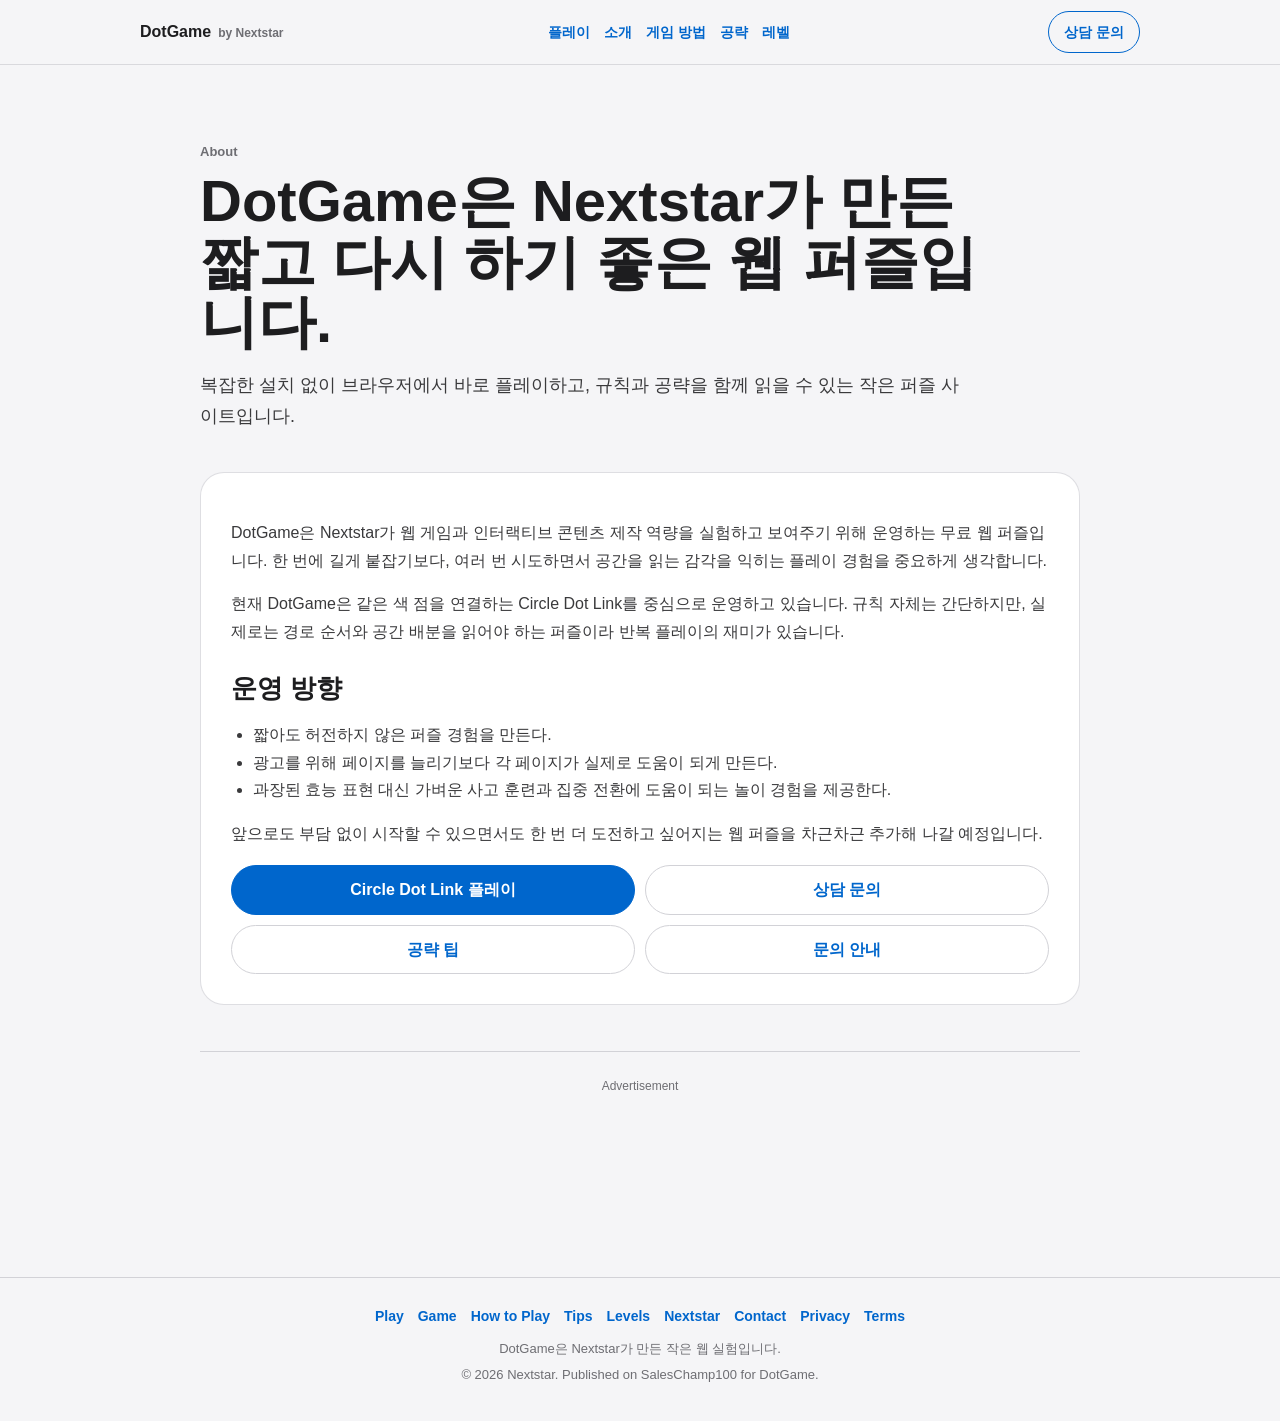
<file: about/index.html>
<!DOCTYPE html>
<html lang="ko"><head><meta charset="UTF-8">
<meta name="viewport" content="width=device-width, initial-scale=1.0"><link rel="icon" href="/favicon.ico" sizes="any">
<link rel="icon" type="image/png" sizes="32x32" href="/favicon-32x32.png">
<link rel="apple-touch-icon" sizes="180x180" href="/apple-touch-icon.png">
<link rel="manifest" href="/site.webmanifest">
<meta name="theme-color" content="#f5f5f7"><title>DotGame 소개 - Nextstar가 만든 짧고 다시 하기 좋은 웹 퍼즐</title><meta name="description" content="DotGame은 Nextstar가 만든 무료 웹 퍼즐 실험입니다. 운영 목적, 퍼즐 제작 방향, 사용자 중심 콘텐츠 운영 원칙을 소개합니다."><link rel="canonical" href="https://dotgame.saleschamp100.com/about/"><meta property="og:locale" content="ko_KR"><meta property="og:title" content="DotGame 소개"><meta property="og:description" content="Nextstar가 만든 짧고 반복 가능한 무료 웹 퍼즐 사이트."><meta property="og:type" content="website"><meta property="og:url" content="https://dotgame.saleschamp100.com/about/"><meta property="og:image" content="https://dotgame.saleschamp100.com/og-image.png"><meta name="twitter:card" content="summary_large_image"><meta name="twitter:image" content="https://dotgame.saleschamp100.com/og-image.png"><link rel="stylesheet" href="/assets/site.css"><script async src="https://pagead2.googlesyndication.com/pagead/js/adsbygoogle.js?client=ca-pub-5327283680474427" crossorigin="anonymous"></script><script type="application/ld+json">{"@context":"https://schema.org","@type":"Organization","name":"Nextstar","url":"https://www.nextstar.kr/","email":"contact@nextstar.kr","address":{"@type":"PostalAddress","addressCountry":"KR"}}</script></head>
<body><header class="site-header"><nav class="nav" aria-label="주요 메뉴"><a class="brand-lockup" href="/" aria-label="DotGame by Nextstar"><span class="brand">DotGame</span><span class="brand-maker">by Nextstar</span></a><div class="nav-links"><a href="/#play">플레이</a><a href="/games/circle-dot-link/">소개</a><a href="/games/circle-dot-link/how-to-play/">게임 방법</a><a href="/games/circle-dot-link/tips/">공략</a><a href="/games/circle-dot-link/levels/">레벨</a></div><a class="nav-cta" href="/#contact">상담 문의</a></nav></header>
<main class="page"><section class="hero-copy"><p class="eyebrow">About</p><h1>DotGame은 Nextstar가 만든 짧고 다시 하기 좋은 웹 퍼즐입니다.</h1><p class="lead">복잡한 설치 없이 브라우저에서 바로 플레이하고, 규칙과 공략을 함께 읽을 수 있는 작은 퍼즐 사이트입니다.</p></section><article class="content-card">
<p>DotGame은 Nextstar가 웹 게임과 인터랙티브 콘텐츠 제작 역량을 실험하고 보여주기 위해 운영하는 무료 웹 퍼즐입니다. 한 번에 길게 붙잡기보다, 여러 번 시도하면서 공간을 읽는 감각을 익히는 플레이 경험을 중요하게 생각합니다.</p>
<p>현재 DotGame은 같은 색 점을 연결하는 Circle Dot Link를 중심으로 운영하고 있습니다. 규칙 자체는 간단하지만, 실제로는 경로 순서와 공간 배분을 읽어야 하는 퍼즐이라 반복 플레이의 재미가 있습니다.</p>
<h2>운영 방향</h2><ul><li>짧아도 허전하지 않은 퍼즐 경험을 만든다.</li><li>광고를 위해 페이지를 늘리기보다 각 페이지가 실제로 도움이 되게 만든다.</li><li>과장된 효능 표현 대신 가벼운 사고 훈련과 집중 전환에 도움이 되는 놀이 경험을 제공한다.</li></ul>
<p>앞으로도 부담 없이 시작할 수 있으면서도 한 번 더 도전하고 싶어지는 웹 퍼즐을 차근차근 추가해 나갈 예정입니다.</p>
<div class="link-grid"><a class="button-link primary" href="/#play">Circle Dot Link 플레이</a><a href="/#contact">상담 문의</a><a href="/games/circle-dot-link/tips/">공략 팁</a><a href="/contact/">문의 안내</a></div>
</article><section class="ad-area" aria-label="하단 광고"><p class="ad-label">Advertisement</p><div class="ad-slot"><ins class="adsbygoogle" style="display:block" data-ad-client="ca-pub-5327283680474427" data-ad-slot="3864050978" data-ad-format="horizontal" data-full-width-responsive="false"></ins></div></section></main>
<footer class="site-footer"><div class="footer-links"><a href="/#play">Play</a><a href="/games/circle-dot-link/">Game</a><a href="/games/circle-dot-link/how-to-play/">How to Play</a><a href="/games/circle-dot-link/tips/">Tips</a><a href="/games/circle-dot-link/levels/">Levels</a><a href="/about/">Nextstar</a><a href="/contact/">Contact</a><a href="/privacy/">Privacy</a><a href="/terms/">Terms</a></div><div class="footer-note">DotGame은 Nextstar가 만든 작은 웹 실험입니다.</div><div class="footer-note">© 2026 Nextstar. Published on SalesChamp100 for DotGame.</div></footer><script>try{(adsbygoogle=window.adsbygoogle||[]).push({});}catch(e){}</script></body></html>
</file>
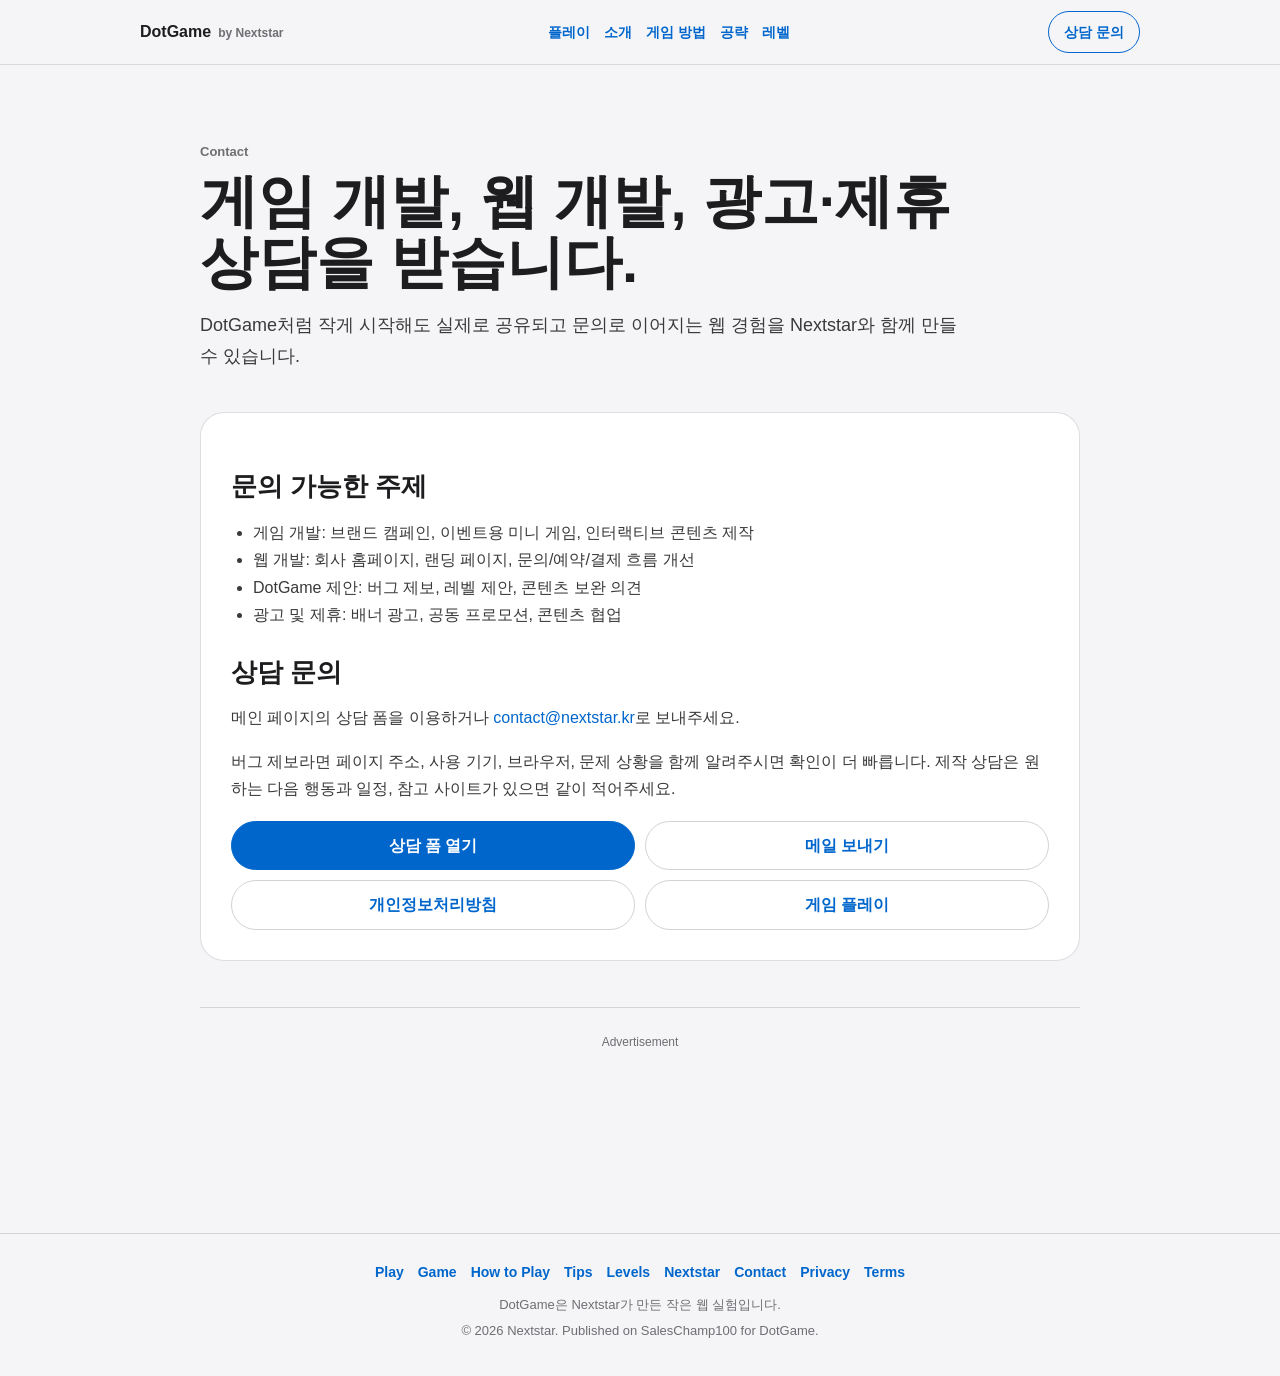
<file: contact/index.html>
<!DOCTYPE html>
<html lang="ko"><head><meta charset="UTF-8">
<meta name="viewport" content="width=device-width, initial-scale=1.0"><link rel="icon" href="/favicon.ico" sizes="any">
<link rel="icon" type="image/png" sizes="32x32" href="/favicon-32x32.png">
<link rel="apple-touch-icon" sizes="180x180" href="/apple-touch-icon.png">
<link rel="manifest" href="/site.webmanifest">
<meta name="theme-color" content="#f5f5f7"><title>문의하기 | DotGame</title><meta name="description" content="DotGame 문의 안내 페이지입니다. 광고·제휴, 버그 제보, 레벨 제안, 콘텐츠 관련 문의 방법을 확인할 수 있습니다."><link rel="canonical" href="https://dotgame.saleschamp100.com/contact/"><meta property="og:locale" content="ko_KR"><meta property="og:title" content="DotGame 문의하기"><meta property="og:description" content="광고, 제휴, 버그 제보, 레벨 제안 안내."><meta property="og:type" content="website"><meta property="og:url" content="https://dotgame.saleschamp100.com/contact/"><meta property="og:image" content="https://dotgame.saleschamp100.com/og-image.png"><meta name="twitter:card" content="summary_large_image"><meta name="twitter:image" content="https://dotgame.saleschamp100.com/og-image.png"><link rel="stylesheet" href="/assets/site.css"><script async src="https://pagead2.googlesyndication.com/pagead/js/adsbygoogle.js?client=ca-pub-5327283680474427" crossorigin="anonymous"></script></head>
<body><header class="site-header"><nav class="nav" aria-label="주요 메뉴"><a class="brand-lockup" href="/" aria-label="DotGame by Nextstar"><span class="brand">DotGame</span><span class="brand-maker">by Nextstar</span></a><div class="nav-links"><a href="/#play">플레이</a><a href="/games/circle-dot-link/">소개</a><a href="/games/circle-dot-link/how-to-play/">게임 방법</a><a href="/games/circle-dot-link/tips/">공략</a><a href="/games/circle-dot-link/levels/">레벨</a></div><a class="nav-cta" href="/#contact">상담 문의</a></nav></header>
<main class="page"><section class="hero-copy"><p class="eyebrow">Contact</p><h1>게임 개발, 웹 개발, 광고·제휴 상담을 받습니다.</h1><p class="lead">DotGame처럼 작게 시작해도 실제로 공유되고 문의로 이어지는 웹 경험을 Nextstar와 함께 만들 수 있습니다.</p></section><article class="content-card">
<h2>문의 가능한 주제</h2><ul><li>게임 개발: 브랜드 캠페인, 이벤트용 미니 게임, 인터랙티브 콘텐츠 제작</li><li>웹 개발: 회사 홈페이지, 랜딩 페이지, 문의/예약/결제 흐름 개선</li><li>DotGame 제안: 버그 제보, 레벨 제안, 콘텐츠 보완 의견</li><li>광고 및 제휴: 배너 광고, 공동 프로모션, 콘텐츠 협업</li></ul>
<h2>상담 문의</h2><p>메인 페이지의 상담 폼을 이용하거나 <a href="mailto:contact@nextstar.kr">contact@nextstar.kr</a>로 보내주세요.</p>
<p>버그 제보라면 페이지 주소, 사용 기기, 브라우저, 문제 상황을 함께 알려주시면 확인이 더 빠릅니다. 제작 상담은 원하는 다음 행동과 일정, 참고 사이트가 있으면 같이 적어주세요.</p>
<div class="link-grid"><a class="button-link primary" href="/#contact">상담 폼 열기</a><a href="mailto:contact@nextstar.kr">메일 보내기</a><a href="/privacy/">개인정보처리방침</a><a href="/#play">게임 플레이</a></div>
</article><section class="ad-area" aria-label="하단 광고"><p class="ad-label">Advertisement</p><div class="ad-slot"><ins class="adsbygoogle" style="display:block" data-ad-client="ca-pub-5327283680474427" data-ad-slot="3864050978" data-ad-format="horizontal" data-full-width-responsive="false"></ins></div></section></main>
<footer class="site-footer"><div class="footer-links"><a href="/#play">Play</a><a href="/games/circle-dot-link/">Game</a><a href="/games/circle-dot-link/how-to-play/">How to Play</a><a href="/games/circle-dot-link/tips/">Tips</a><a href="/games/circle-dot-link/levels/">Levels</a><a href="/about/">Nextstar</a><a href="/contact/">Contact</a><a href="/privacy/">Privacy</a><a href="/terms/">Terms</a></div><div class="footer-note">DotGame은 Nextstar가 만든 작은 웹 실험입니다.</div><div class="footer-note">© 2026 Nextstar. Published on SalesChamp100 for DotGame.</div></footer><script>try{(adsbygoogle=window.adsbygoogle||[]).push({});}catch(e){}</script></body></html>
</file>
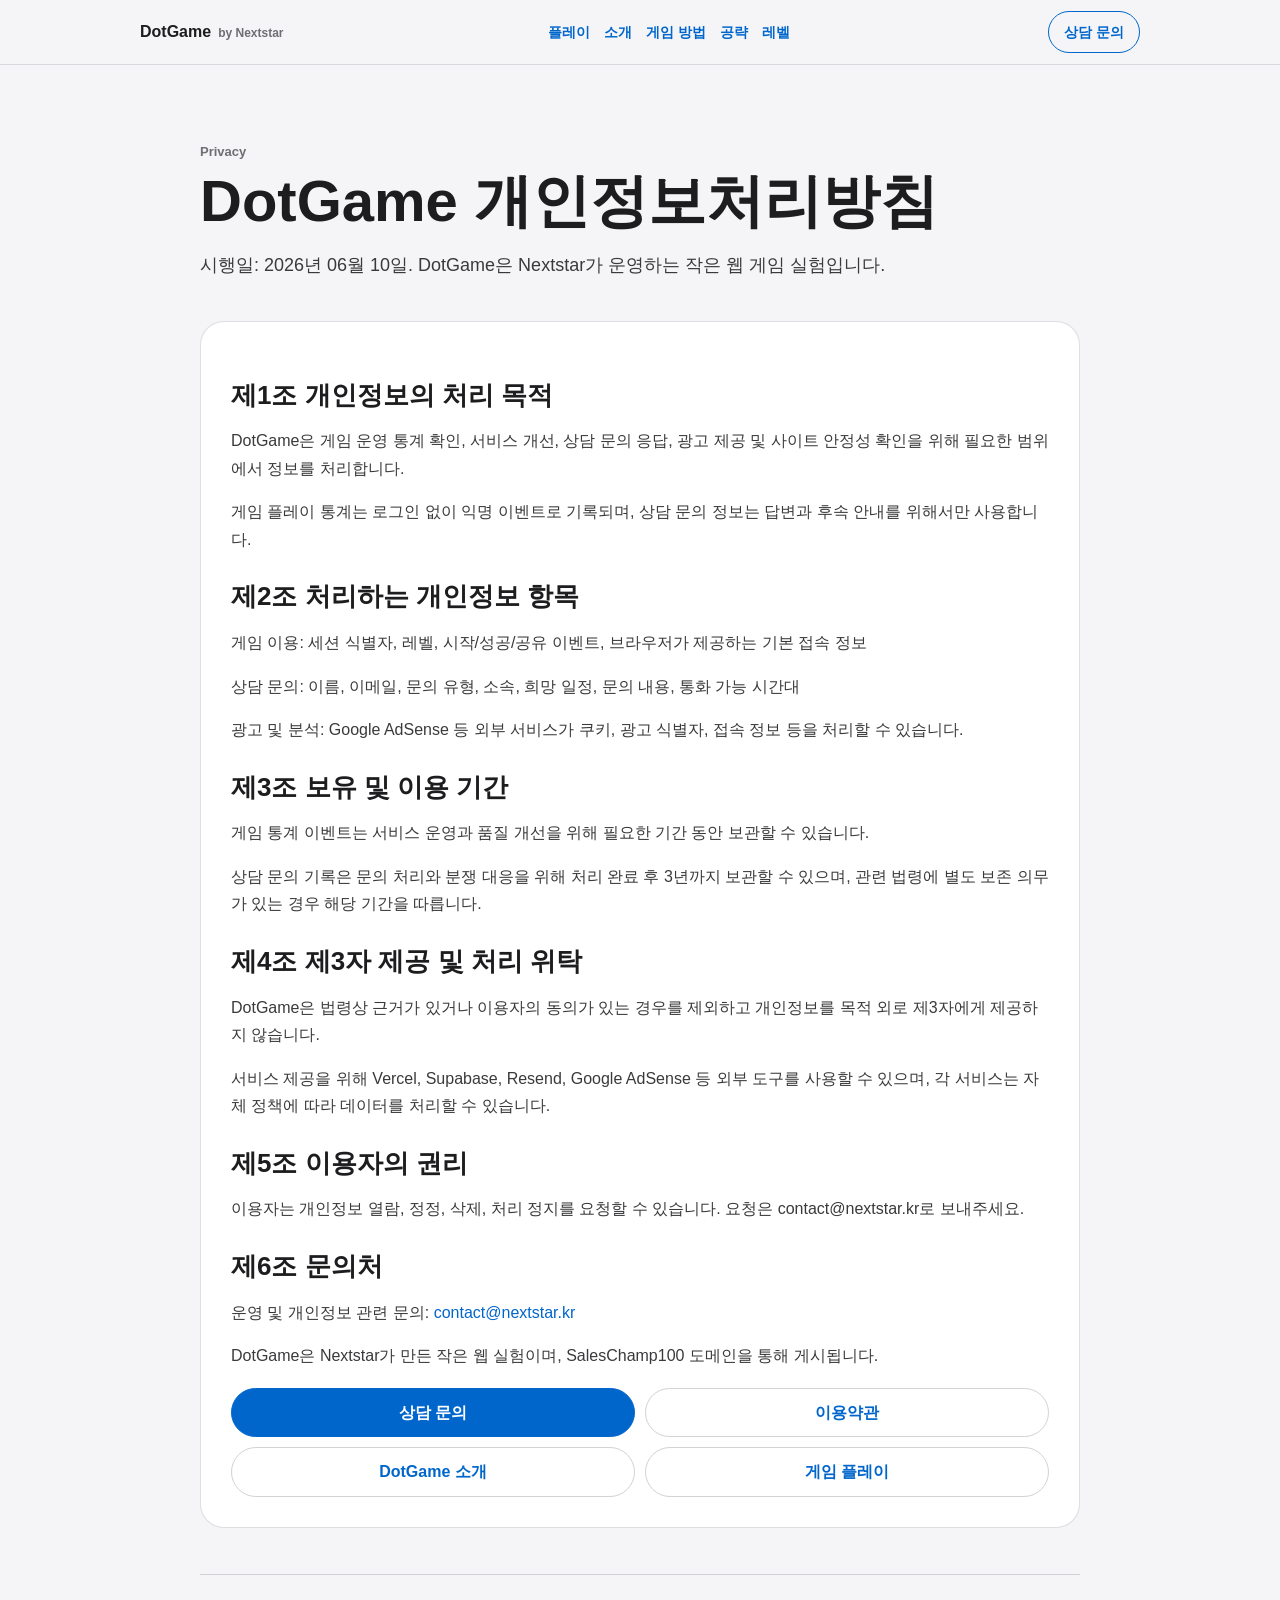
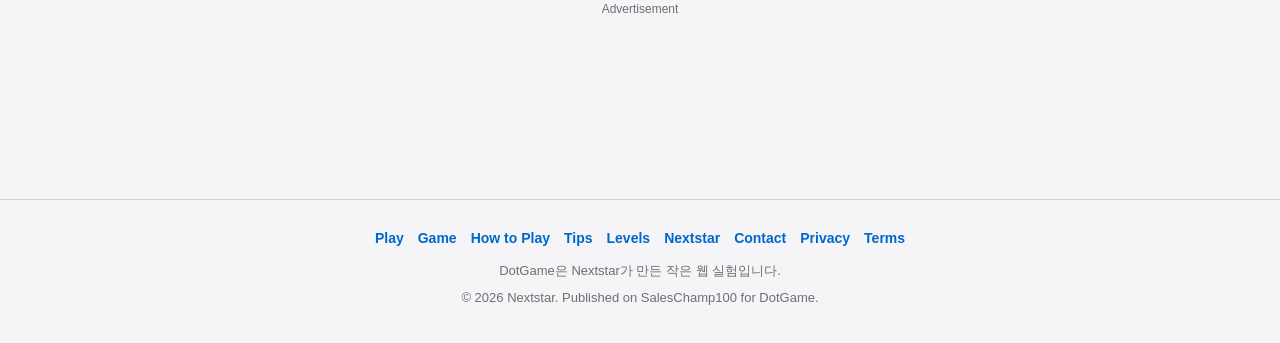
<file: privacy/index.html>
<!DOCTYPE html>
<html lang="ko"><head><meta charset="UTF-8">
<meta name="viewport" content="width=device-width, initial-scale=1.0"><link rel="icon" href="/favicon.ico" sizes="any">
<link rel="icon" type="image/png" sizes="32x32" href="/favicon-32x32.png">
<link rel="apple-touch-icon" sizes="180x180" href="/apple-touch-icon.png">
<link rel="manifest" href="/site.webmanifest">
<meta name="theme-color" content="#f5f5f7"><title>개인정보처리방침 | DotGame</title><meta name="description" content="DotGame 개인정보처리방침입니다. 익명 게임 통계, 상담 문의, Google AdSense, Supabase, Resend 사용 범위를 안내합니다."><link rel="canonical" href="https://dotgame.saleschamp100.com/privacy/"><meta property="og:locale" content="ko_KR"><meta property="og:title" content="개인정보처리방침 | DotGame"><meta property="og:description" content="익명 게임 통계, 상담 문의, 광고와 쿠키 사용 안내."><meta property="og:type" content="website"><meta property="og:url" content="https://dotgame.saleschamp100.com/privacy/"><meta property="og:image" content="https://dotgame.saleschamp100.com/og-image.png"><meta name="twitter:card" content="summary_large_image"><meta name="twitter:image" content="https://dotgame.saleschamp100.com/og-image.png"><link rel="stylesheet" href="/assets/site.css"><script async src="https://pagead2.googlesyndication.com/pagead/js/adsbygoogle.js?client=ca-pub-5327283680474427" crossorigin="anonymous"></script></head>
<body><header class="site-header"><nav class="nav" aria-label="주요 메뉴"><a class="brand-lockup" href="/" aria-label="DotGame by Nextstar"><span class="brand">DotGame</span><span class="brand-maker">by Nextstar</span></a><div class="nav-links"><a href="/#play">플레이</a><a href="/games/circle-dot-link/">소개</a><a href="/games/circle-dot-link/how-to-play/">게임 방법</a><a href="/games/circle-dot-link/tips/">공략</a><a href="/games/circle-dot-link/levels/">레벨</a></div><a class="nav-cta" href="/#contact">상담 문의</a></nav></header>
<main class="page"><section class="hero-copy"><p class="eyebrow">Privacy</p><h1>DotGame 개인정보처리방침</h1><p class="lead">시행일: 2026년 06월 10일. DotGame은 Nextstar가 운영하는 작은 웹 게임 실험입니다.</p></section><article class="content-card">
<h2>제1조 개인정보의 처리 목적</h2><p>DotGame은 게임 운영 통계 확인, 서비스 개선, 상담 문의 응답, 광고 제공 및 사이트 안정성 확인을 위해 필요한 범위에서 정보를 처리합니다.</p><p>게임 플레이 통계는 로그인 없이 익명 이벤트로 기록되며, 상담 문의 정보는 답변과 후속 안내를 위해서만 사용합니다.</p>
<h2>제2조 처리하는 개인정보 항목</h2><p>게임 이용: 세션 식별자, 레벨, 시작/성공/공유 이벤트, 브라우저가 제공하는 기본 접속 정보</p><p>상담 문의: 이름, 이메일, 문의 유형, 소속, 희망 일정, 문의 내용, 통화 가능 시간대</p><p>광고 및 분석: Google AdSense 등 외부 서비스가 쿠키, 광고 식별자, 접속 정보 등을 처리할 수 있습니다.</p>
<h2>제3조 보유 및 이용 기간</h2><p>게임 통계 이벤트는 서비스 운영과 품질 개선을 위해 필요한 기간 동안 보관할 수 있습니다.</p><p>상담 문의 기록은 문의 처리와 분쟁 대응을 위해 처리 완료 후 3년까지 보관할 수 있으며, 관련 법령에 별도 보존 의무가 있는 경우 해당 기간을 따릅니다.</p>
<h2>제4조 제3자 제공 및 처리 위탁</h2><p>DotGame은 법령상 근거가 있거나 이용자의 동의가 있는 경우를 제외하고 개인정보를 목적 외로 제3자에게 제공하지 않습니다.</p><p>서비스 제공을 위해 Vercel, Supabase, Resend, Google AdSense 등 외부 도구를 사용할 수 있으며, 각 서비스는 자체 정책에 따라 데이터를 처리할 수 있습니다.</p>
<h2>제5조 이용자의 권리</h2><p>이용자는 개인정보 열람, 정정, 삭제, 처리 정지를 요청할 수 있습니다. 요청은 contact@nextstar.kr로 보내주세요.</p>
<h2>제6조 문의처</h2><p>운영 및 개인정보 관련 문의: <a href="mailto:contact@nextstar.kr">contact@nextstar.kr</a></p><p>DotGame은 Nextstar가 만든 작은 웹 실험이며, SalesChamp100 도메인을 통해 게시됩니다.</p>
<div class="link-grid"><a class="button-link primary" href="/#contact">상담 문의</a><a href="/terms/">이용약관</a><a href="/about/">DotGame 소개</a><a href="/#play">게임 플레이</a></div>
</article><section class="ad-area" aria-label="하단 광고"><p class="ad-label">Advertisement</p><div class="ad-slot"><ins class="adsbygoogle" style="display:block" data-ad-client="ca-pub-5327283680474427" data-ad-slot="3864050978" data-ad-format="horizontal" data-full-width-responsive="false"></ins></div></section></main>
<footer class="site-footer"><div class="footer-links"><a href="/#play">Play</a><a href="/games/circle-dot-link/">Game</a><a href="/games/circle-dot-link/how-to-play/">How to Play</a><a href="/games/circle-dot-link/tips/">Tips</a><a href="/games/circle-dot-link/levels/">Levels</a><a href="/about/">Nextstar</a><a href="/contact/">Contact</a><a href="/privacy/">Privacy</a><a href="/terms/">Terms</a></div><div class="footer-note">DotGame은 Nextstar가 만든 작은 웹 실험입니다.</div><div class="footer-note">© 2026 Nextstar. Published on SalesChamp100 for DotGame.</div></footer><script>try{(adsbygoogle=window.adsbygoogle||[]).push({});}catch(e){}</script></body></html>
</file>
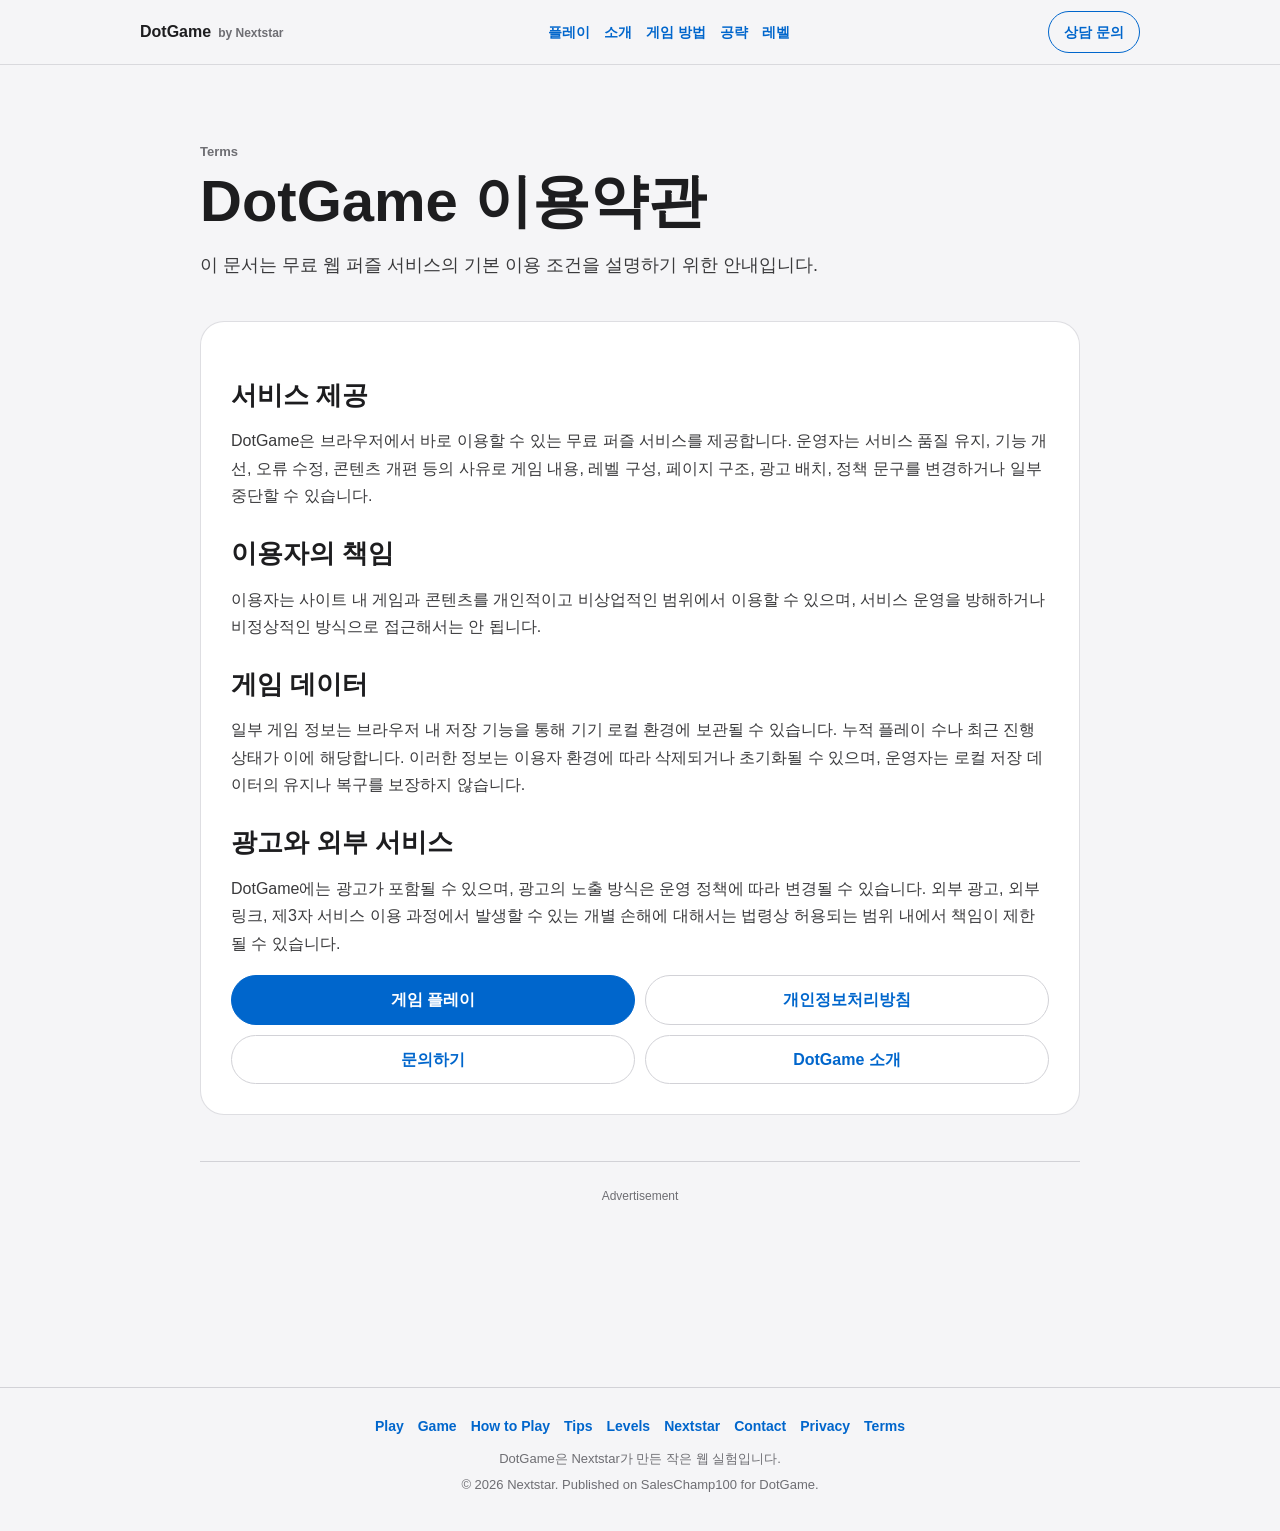
<file: terms/index.html>
<!DOCTYPE html>
<html lang="ko"><head><meta charset="UTF-8">
<meta name="viewport" content="width=device-width, initial-scale=1.0"><link rel="icon" href="/favicon.ico" sizes="any">
<link rel="icon" type="image/png" sizes="32x32" href="/favicon-32x32.png">
<link rel="apple-touch-icon" sizes="180x180" href="/apple-touch-icon.png">
<link rel="manifest" href="/site.webmanifest">
<meta name="theme-color" content="#f5f5f7"><title>이용약관 | DotGame</title><meta name="description" content="DotGame 무료 웹 퍼즐 서비스 이용약관입니다. 서비스 변경, 게임 데이터, 광고, 책임 제한, 문의 방법 등을 안내합니다."><link rel="canonical" href="https://dotgame.saleschamp100.com/terms/"><meta property="og:locale" content="ko_KR"><meta property="og:title" content="이용약관 | DotGame"><meta property="og:description" content="무료 웹 퍼즐 서비스 이용 조건 안내."><meta property="og:type" content="website"><meta property="og:url" content="https://dotgame.saleschamp100.com/terms/"><meta property="og:image" content="https://dotgame.saleschamp100.com/og-image.png"><meta name="twitter:card" content="summary_large_image"><meta name="twitter:image" content="https://dotgame.saleschamp100.com/og-image.png"><link rel="stylesheet" href="/assets/site.css"><script async src="https://pagead2.googlesyndication.com/pagead/js/adsbygoogle.js?client=ca-pub-5327283680474427" crossorigin="anonymous"></script></head>
<body><header class="site-header"><nav class="nav" aria-label="주요 메뉴"><a class="brand-lockup" href="/" aria-label="DotGame by Nextstar"><span class="brand">DotGame</span><span class="brand-maker">by Nextstar</span></a><div class="nav-links"><a href="/#play">플레이</a><a href="/games/circle-dot-link/">소개</a><a href="/games/circle-dot-link/how-to-play/">게임 방법</a><a href="/games/circle-dot-link/tips/">공략</a><a href="/games/circle-dot-link/levels/">레벨</a></div><a class="nav-cta" href="/#contact">상담 문의</a></nav></header>
<main class="page"><section class="hero-copy"><p class="eyebrow">Terms</p><h1>DotGame 이용약관</h1><p class="lead">이 문서는 무료 웹 퍼즐 서비스의 기본 이용 조건을 설명하기 위한 안내입니다.</p></section><article class="content-card">
<h2>서비스 제공</h2><p>DotGame은 브라우저에서 바로 이용할 수 있는 무료 퍼즐 서비스를 제공합니다. 운영자는 서비스 품질 유지, 기능 개선, 오류 수정, 콘텐츠 개편 등의 사유로 게임 내용, 레벨 구성, 페이지 구조, 광고 배치, 정책 문구를 변경하거나 일부 중단할 수 있습니다.</p>
<h2>이용자의 책임</h2><p>이용자는 사이트 내 게임과 콘텐츠를 개인적이고 비상업적인 범위에서 이용할 수 있으며, 서비스 운영을 방해하거나 비정상적인 방식으로 접근해서는 안 됩니다.</p>
<h2>게임 데이터</h2><p>일부 게임 정보는 브라우저 내 저장 기능을 통해 기기 로컬 환경에 보관될 수 있습니다. 누적 플레이 수나 최근 진행 상태가 이에 해당합니다. 이러한 정보는 이용자 환경에 따라 삭제되거나 초기화될 수 있으며, 운영자는 로컬 저장 데이터의 유지나 복구를 보장하지 않습니다.</p>
<h2>광고와 외부 서비스</h2><p>DotGame에는 광고가 포함될 수 있으며, 광고의 노출 방식은 운영 정책에 따라 변경될 수 있습니다. 외부 광고, 외부 링크, 제3자 서비스 이용 과정에서 발생할 수 있는 개별 손해에 대해서는 법령상 허용되는 범위 내에서 책임이 제한될 수 있습니다.</p>
<div class="link-grid"><a class="button-link primary" href="/#play">게임 플레이</a><a href="/privacy/">개인정보처리방침</a><a href="/contact/">문의하기</a><a href="/about/">DotGame 소개</a></div>
</article><section class="ad-area" aria-label="하단 광고"><p class="ad-label">Advertisement</p><div class="ad-slot"><ins class="adsbygoogle" style="display:block" data-ad-client="ca-pub-5327283680474427" data-ad-slot="3864050978" data-ad-format="horizontal" data-full-width-responsive="false"></ins></div></section></main>
<footer class="site-footer"><div class="footer-links"><a href="/#play">Play</a><a href="/games/circle-dot-link/">Game</a><a href="/games/circle-dot-link/how-to-play/">How to Play</a><a href="/games/circle-dot-link/tips/">Tips</a><a href="/games/circle-dot-link/levels/">Levels</a><a href="/about/">Nextstar</a><a href="/contact/">Contact</a><a href="/privacy/">Privacy</a><a href="/terms/">Terms</a></div><div class="footer-note">DotGame은 Nextstar가 만든 작은 웹 실험입니다.</div><div class="footer-note">© 2026 Nextstar. Published on SalesChamp100 for DotGame.</div></footer><script>try{(adsbygoogle=window.adsbygoogle||[]).push({});}catch(e){}</script></body></html>
</file>
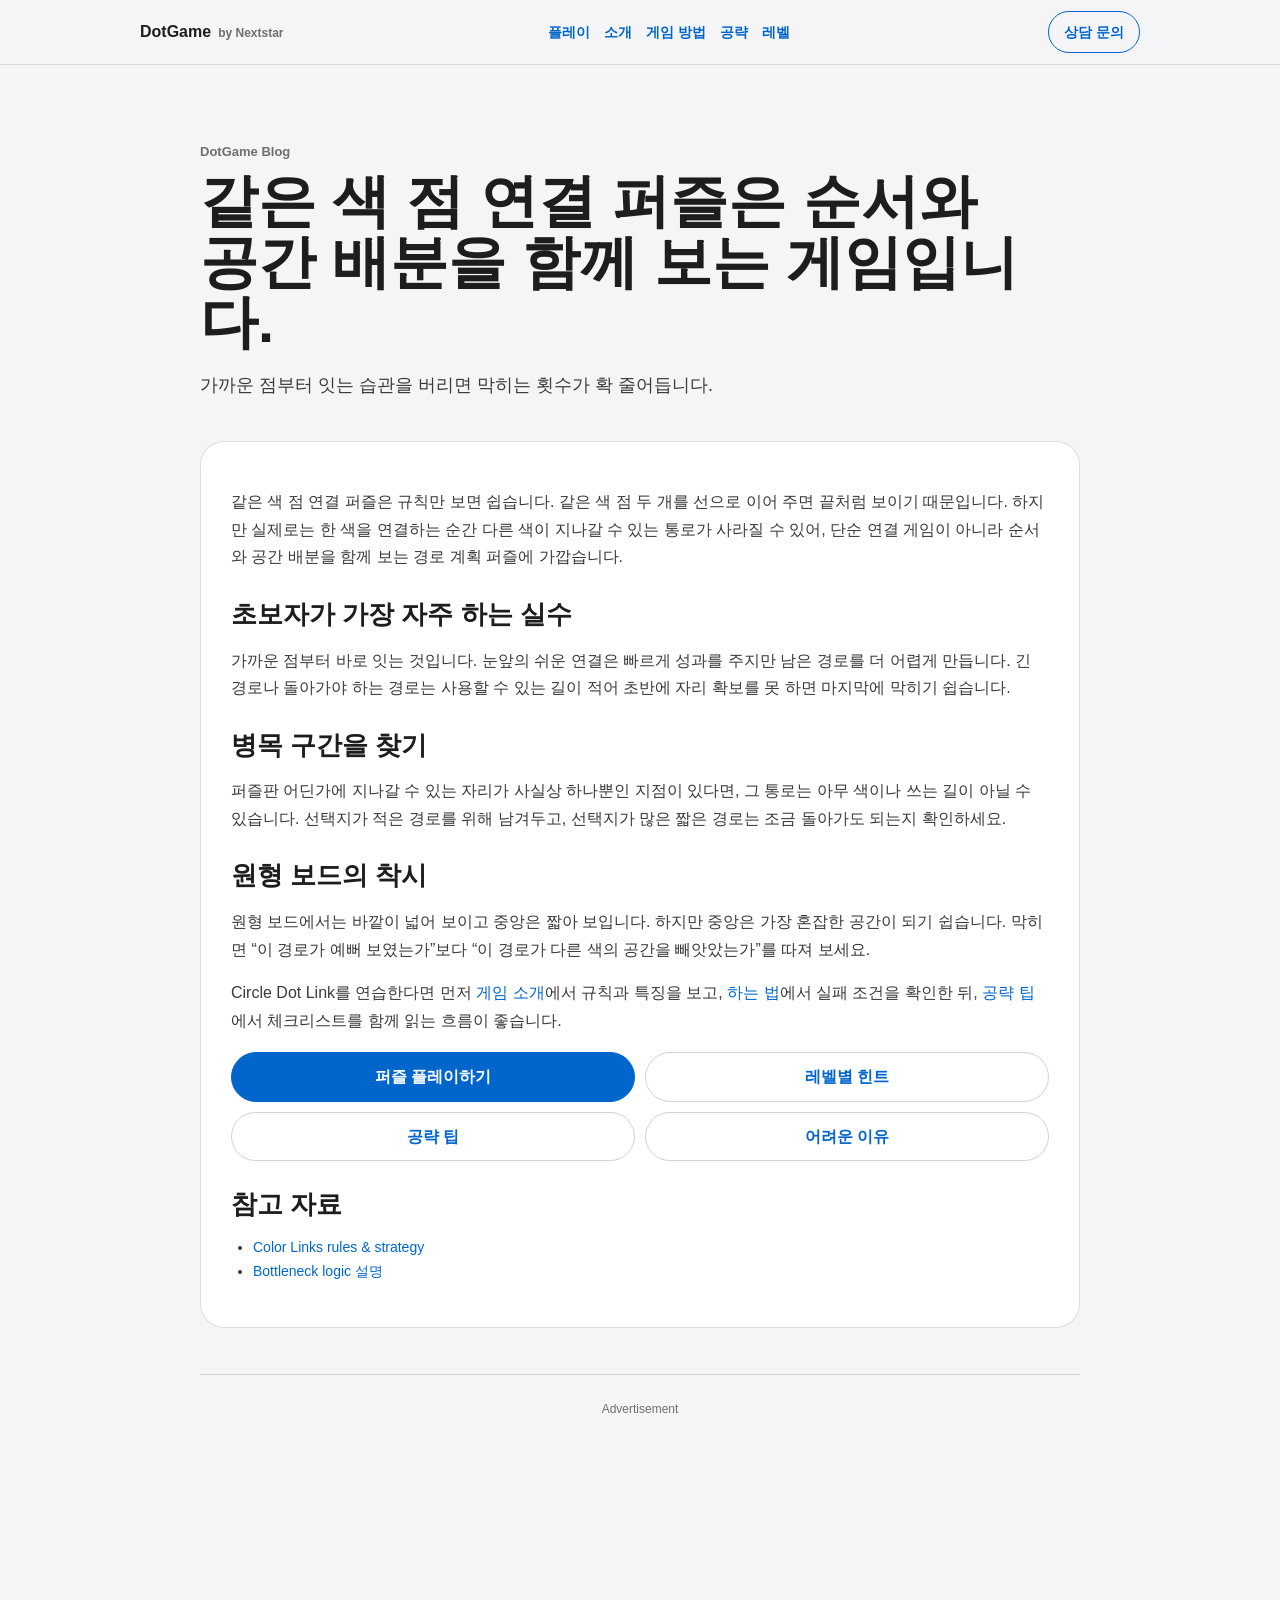
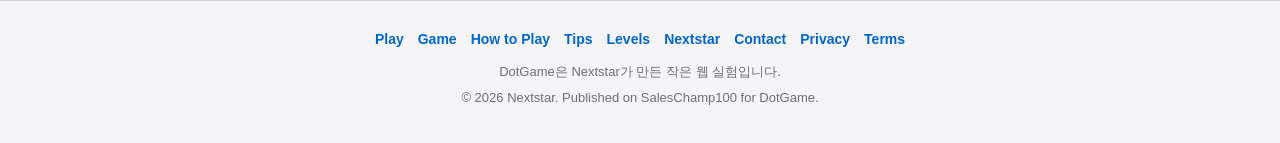
<file: blog/connect-same-color-dots-strategy/index.html>
<!DOCTYPE html>
<html lang="ko"><head><meta charset="UTF-8">
<meta name="viewport" content="width=device-width, initial-scale=1.0"><link rel="icon" href="/favicon.ico" sizes="any">
<link rel="icon" type="image/png" sizes="32x32" href="/favicon-32x32.png">
<link rel="apple-touch-icon" sizes="180x180" href="/apple-touch-icon.png">
<link rel="manifest" href="/site.webmanifest">
<meta name="theme-color" content="#f5f5f7"><title>같은 색 점 연결 퍼즐 공략법 - 초보자용 전략 정리 | DotGame 블로그</title><meta name="description" content="같은 색 점 연결 퍼즐을 더 잘 푸는 방법을 초보자 기준으로 설명합니다. 긴 경로 판단, 경로 차단 방지, 실패 복기 방법까지 쉽게 정리했습니다."><link rel="canonical" href="https://dotgame.saleschamp100.com/blog/connect-same-color-dots-strategy/"><meta property="og:locale" content="ko_KR"><meta property="og:title" content="같은 색 점 연결 퍼즐 공략법"><meta property="og:description" content="초보자가 먼저 익혀야 할 경로 계획 전략."><meta property="og:type" content="article"><meta property="og:url" content="https://dotgame.saleschamp100.com/blog/connect-same-color-dots-strategy/"><meta property="og:image" content="https://dotgame.saleschamp100.com/og-image.png"><meta name="twitter:card" content="summary_large_image"><meta name="twitter:image" content="https://dotgame.saleschamp100.com/og-image.png"><link rel="stylesheet" href="/assets/site.css"><script async src="https://pagead2.googlesyndication.com/pagead/js/adsbygoogle.js?client=ca-pub-5327283680474427" crossorigin="anonymous"></script></head>
<body><header class="site-header"><nav class="nav" aria-label="주요 메뉴"><a class="brand-lockup" href="/" aria-label="DotGame by Nextstar"><span class="brand">DotGame</span><span class="brand-maker">by Nextstar</span></a><div class="nav-links"><a href="/#play">플레이</a><a href="/games/circle-dot-link/">소개</a><a href="/games/circle-dot-link/how-to-play/">게임 방법</a><a href="/games/circle-dot-link/tips/">공략</a><a href="/games/circle-dot-link/levels/">레벨</a></div><a class="nav-cta" href="/#contact">상담 문의</a></nav></header>
<main class="page"><section class="hero-copy"><p class="eyebrow">DotGame Blog</p><h1>같은 색 점 연결 퍼즐은 순서와 공간 배분을 함께 보는 게임입니다.</h1><p class="lead">가까운 점부터 잇는 습관을 버리면 막히는 횟수가 확 줄어듭니다.</p></section><article class="content-card">
<p>같은 색 점 연결 퍼즐은 규칙만 보면 쉽습니다. 같은 색 점 두 개를 선으로 이어 주면 끝처럼 보이기 때문입니다. 하지만 실제로는 한 색을 연결하는 순간 다른 색이 지나갈 수 있는 통로가 사라질 수 있어, 단순 연결 게임이 아니라 순서와 공간 배분을 함께 보는 경로 계획 퍼즐에 가깝습니다.</p>
<h2>초보자가 가장 자주 하는 실수</h2><p>가까운 점부터 바로 잇는 것입니다. 눈앞의 쉬운 연결은 빠르게 성과를 주지만 남은 경로를 더 어렵게 만듭니다. 긴 경로나 돌아가야 하는 경로는 사용할 수 있는 길이 적어 초반에 자리 확보를 못 하면 마지막에 막히기 쉽습니다.</p>
<h2>병목 구간을 찾기</h2><p>퍼즐판 어딘가에 지나갈 수 있는 자리가 사실상 하나뿐인 지점이 있다면, 그 통로는 아무 색이나 쓰는 길이 아닐 수 있습니다. 선택지가 적은 경로를 위해 남겨두고, 선택지가 많은 짧은 경로는 조금 돌아가도 되는지 확인하세요.</p>
<h2>원형 보드의 착시</h2><p>원형 보드에서는 바깥이 넓어 보이고 중앙은 짧아 보입니다. 하지만 중앙은 가장 혼잡한 공간이 되기 쉽습니다. 막히면 “이 경로가 예뻐 보였는가”보다 “이 경로가 다른 색의 공간을 빼앗았는가”를 따져 보세요.</p>
<p>Circle Dot Link를 연습한다면 먼저 <a href="/games/circle-dot-link/">게임 소개</a>에서 규칙과 특징을 보고, <a href="/games/circle-dot-link/how-to-play/">하는 법</a>에서 실패 조건을 확인한 뒤, <a href="/games/circle-dot-link/tips/">공략 팁</a>에서 체크리스트를 함께 읽는 흐름이 좋습니다.</p>
<div class="link-grid"><a class="button-link primary" href="/#play">퍼즐 플레이하기</a><a href="/games/circle-dot-link/levels/">레벨별 힌트</a><a href="/games/circle-dot-link/tips/">공략 팁</a><a href="/blog/why-circle-dot-puzzles-are-hard/">어려운 이유</a></div>
<h2>참고 자료</h2><ul class="source-list"><li><a href="https://logicpuzzles.ca/games/color-links/">Color Links rules & strategy</a></li><li><a href="https://blog.inkwellgames.com/posts/beyond-the-basics-the-intermediate-fields-guide">Bottleneck logic 설명</a></li></ul>
</article><section class="ad-area" aria-label="하단 광고"><p class="ad-label">Advertisement</p><div class="ad-slot"><ins class="adsbygoogle" style="display:block" data-ad-client="ca-pub-5327283680474427" data-ad-slot="3864050978" data-ad-format="horizontal" data-full-width-responsive="false"></ins></div></section></main>
<footer class="site-footer"><div class="footer-links"><a href="/#play">Play</a><a href="/games/circle-dot-link/">Game</a><a href="/games/circle-dot-link/how-to-play/">How to Play</a><a href="/games/circle-dot-link/tips/">Tips</a><a href="/games/circle-dot-link/levels/">Levels</a><a href="/about/">Nextstar</a><a href="/contact/">Contact</a><a href="/privacy/">Privacy</a><a href="/terms/">Terms</a></div><div class="footer-note">DotGame은 Nextstar가 만든 작은 웹 실험입니다.</div><div class="footer-note">© 2026 Nextstar. Published on SalesChamp100 for DotGame.</div></footer><script>try{(adsbygoogle=window.adsbygoogle||[]).push({});}catch(e){}</script></body></html>
</file>
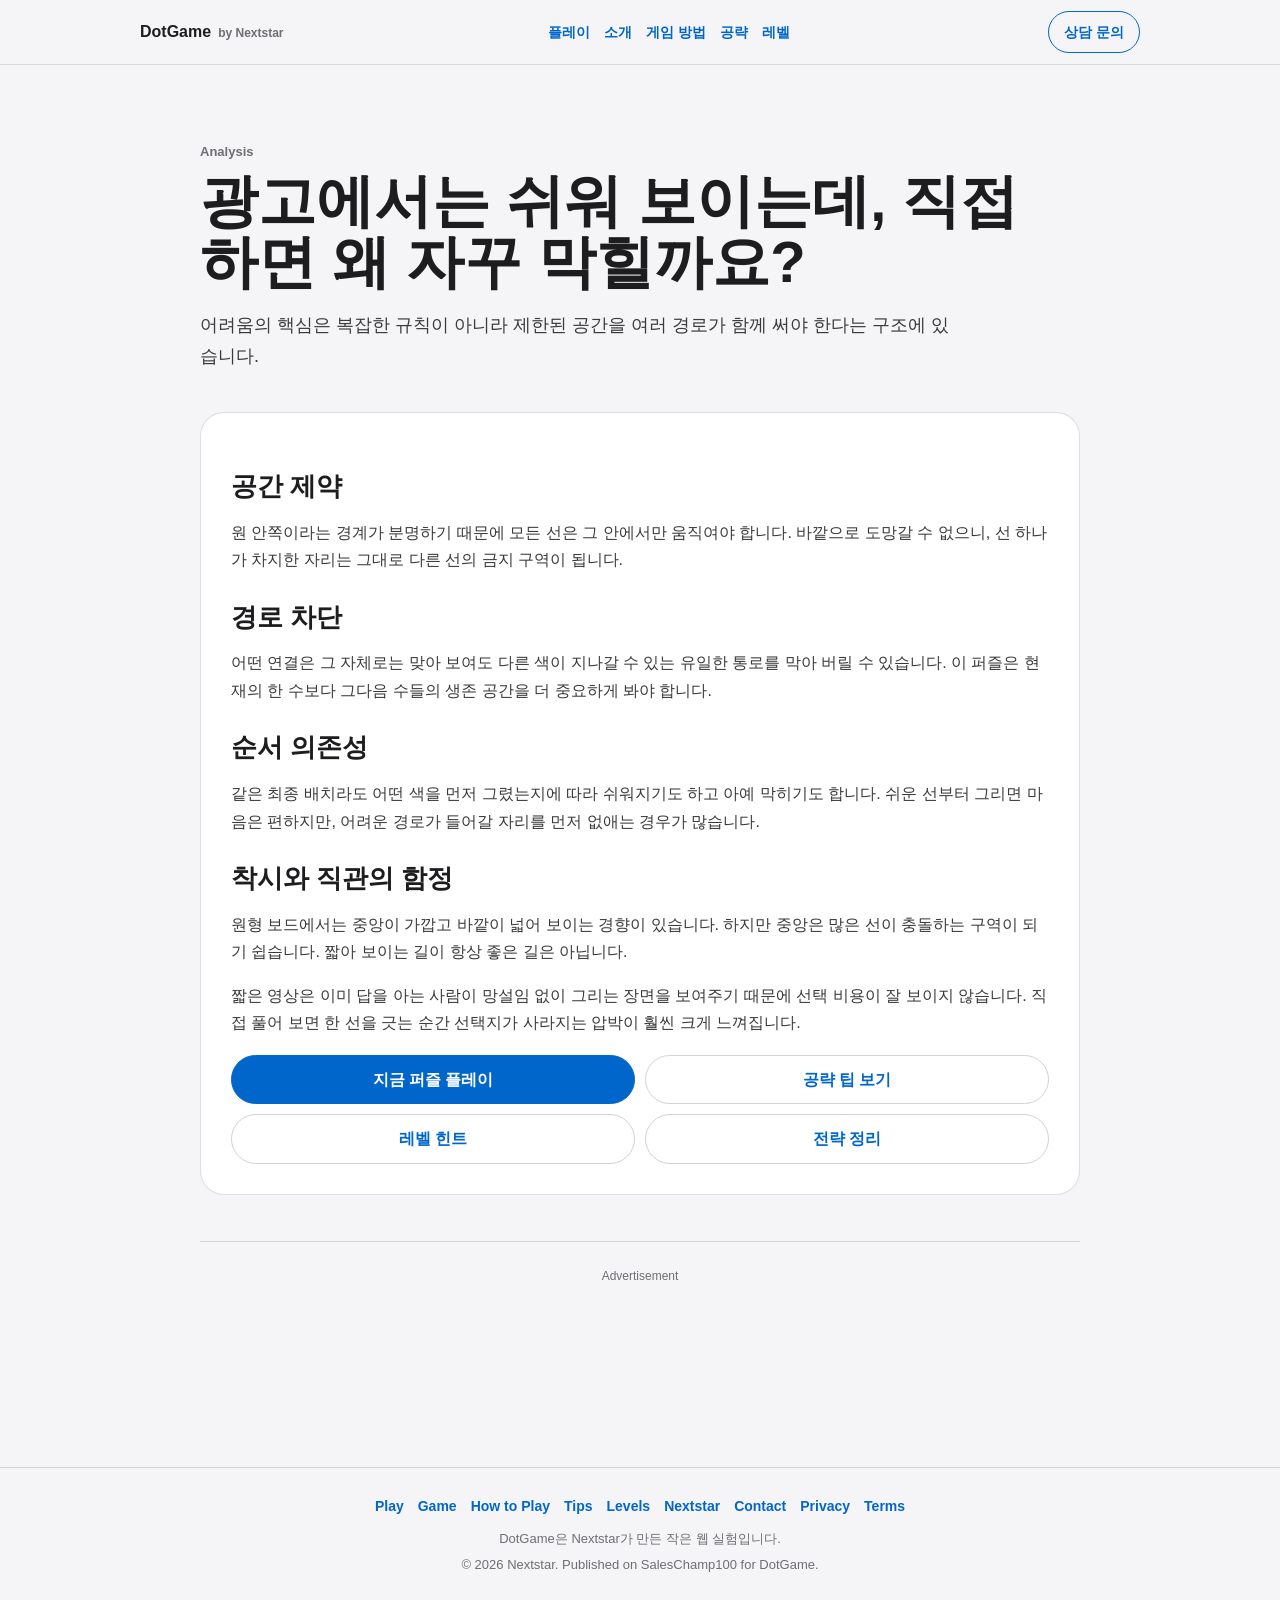
<file: blog/why-circle-dot-puzzles-are-hard/index.html>
<!DOCTYPE html>
<html lang="ko"><head><meta charset="UTF-8">
<meta name="viewport" content="width=device-width, initial-scale=1.0"><link rel="icon" href="/favicon.ico" sizes="any">
<link rel="icon" type="image/png" sizes="32x32" href="/favicon-32x32.png">
<link rel="apple-touch-icon" sizes="180x180" href="/apple-touch-icon.png">
<link rel="manifest" href="/site.webmanifest">
<meta name="theme-color" content="#f5f5f7"><title>원형 점 연결 퍼즐은 왜 어려울까 - 생각보다 막히는 이유 | DotGame 블로그</title><meta name="description" content="원형 보드 퍼즐이 왜 실제로는 어려운지 설명합니다. 공간 제약, 경로 차단, 순서 의존성, 착시와 직관의 함정을 중심으로 정리했습니다."><link rel="canonical" href="https://dotgame.saleschamp100.com/blog/why-circle-dot-puzzles-are-hard/"><meta property="og:locale" content="ko_KR"><meta property="og:title" content="원형 점 연결 퍼즐은 왜 어려울까"><meta property="og:description" content="공간 제약, 경로 차단, 순서 의존성의 함정."><meta property="og:type" content="article"><meta property="og:url" content="https://dotgame.saleschamp100.com/blog/why-circle-dot-puzzles-are-hard/"><meta property="og:image" content="https://dotgame.saleschamp100.com/og-image.png"><meta name="twitter:card" content="summary_large_image"><meta name="twitter:image" content="https://dotgame.saleschamp100.com/og-image.png"><link rel="stylesheet" href="/assets/site.css"><script async src="https://pagead2.googlesyndication.com/pagead/js/adsbygoogle.js?client=ca-pub-5327283680474427" crossorigin="anonymous"></script></head>
<body><header class="site-header"><nav class="nav" aria-label="주요 메뉴"><a class="brand-lockup" href="/" aria-label="DotGame by Nextstar"><span class="brand">DotGame</span><span class="brand-maker">by Nextstar</span></a><div class="nav-links"><a href="/#play">플레이</a><a href="/games/circle-dot-link/">소개</a><a href="/games/circle-dot-link/how-to-play/">게임 방법</a><a href="/games/circle-dot-link/tips/">공략</a><a href="/games/circle-dot-link/levels/">레벨</a></div><a class="nav-cta" href="/#contact">상담 문의</a></nav></header>
<main class="page"><section class="hero-copy"><p class="eyebrow">Analysis</p><h1>광고에서는 쉬워 보이는데, 직접 하면 왜 자꾸 막힐까요?</h1><p class="lead">어려움의 핵심은 복잡한 규칙이 아니라 제한된 공간을 여러 경로가 함께 써야 한다는 구조에 있습니다.</p></section><article class="content-card">
<h2>공간 제약</h2><p>원 안쪽이라는 경계가 분명하기 때문에 모든 선은 그 안에서만 움직여야 합니다. 바깥으로 도망갈 수 없으니, 선 하나가 차지한 자리는 그대로 다른 선의 금지 구역이 됩니다.</p>
<h2>경로 차단</h2><p>어떤 연결은 그 자체로는 맞아 보여도 다른 색이 지나갈 수 있는 유일한 통로를 막아 버릴 수 있습니다. 이 퍼즐은 현재의 한 수보다 그다음 수들의 생존 공간을 더 중요하게 봐야 합니다.</p>
<h2>순서 의존성</h2><p>같은 최종 배치라도 어떤 색을 먼저 그렸는지에 따라 쉬워지기도 하고 아예 막히기도 합니다. 쉬운 선부터 그리면 마음은 편하지만, 어려운 경로가 들어갈 자리를 먼저 없애는 경우가 많습니다.</p>
<h2>착시와 직관의 함정</h2><p>원형 보드에서는 중앙이 가깝고 바깥이 넓어 보이는 경향이 있습니다. 하지만 중앙은 많은 선이 충돌하는 구역이 되기 쉽습니다. 짧아 보이는 길이 항상 좋은 길은 아닙니다.</p>
<p>짧은 영상은 이미 답을 아는 사람이 망설임 없이 그리는 장면을 보여주기 때문에 선택 비용이 잘 보이지 않습니다. 직접 풀어 보면 한 선을 긋는 순간 선택지가 사라지는 압박이 훨씬 크게 느껴집니다.</p>
<div class="link-grid"><a class="button-link primary" href="/#play">지금 퍼즐 플레이</a><a href="/games/circle-dot-link/tips/">공략 팁 보기</a><a href="/games/circle-dot-link/levels/">레벨 힌트</a><a href="/blog/connect-same-color-dots-strategy/">전략 정리</a></div>
</article><section class="ad-area" aria-label="하단 광고"><p class="ad-label">Advertisement</p><div class="ad-slot"><ins class="adsbygoogle" style="display:block" data-ad-client="ca-pub-5327283680474427" data-ad-slot="3864050978" data-ad-format="horizontal" data-full-width-responsive="false"></ins></div></section></main>
<footer class="site-footer"><div class="footer-links"><a href="/#play">Play</a><a href="/games/circle-dot-link/">Game</a><a href="/games/circle-dot-link/how-to-play/">How to Play</a><a href="/games/circle-dot-link/tips/">Tips</a><a href="/games/circle-dot-link/levels/">Levels</a><a href="/about/">Nextstar</a><a href="/contact/">Contact</a><a href="/privacy/">Privacy</a><a href="/terms/">Terms</a></div><div class="footer-note">DotGame은 Nextstar가 만든 작은 웹 실험입니다.</div><div class="footer-note">© 2026 Nextstar. Published on SalesChamp100 for DotGame.</div></footer><script>try{(adsbygoogle=window.adsbygoogle||[]).push({});}catch(e){}</script></body></html>
</file>
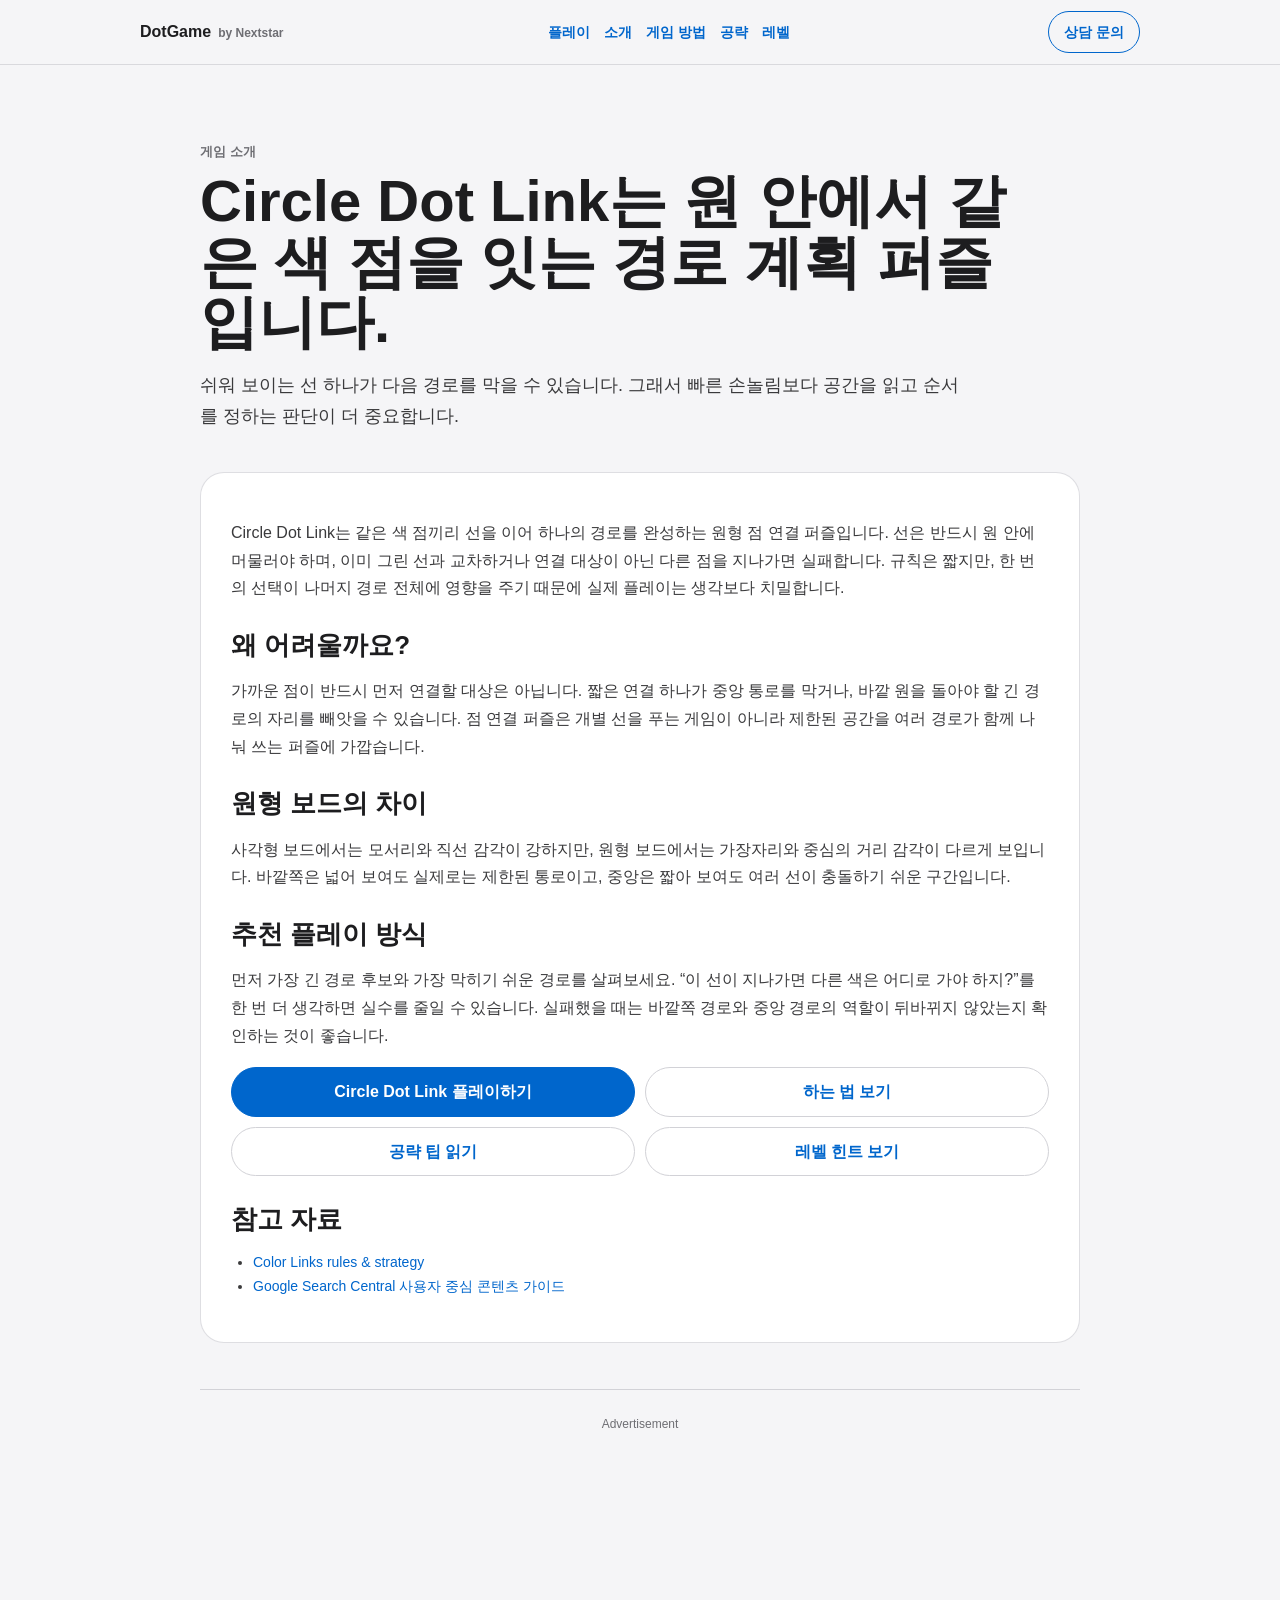
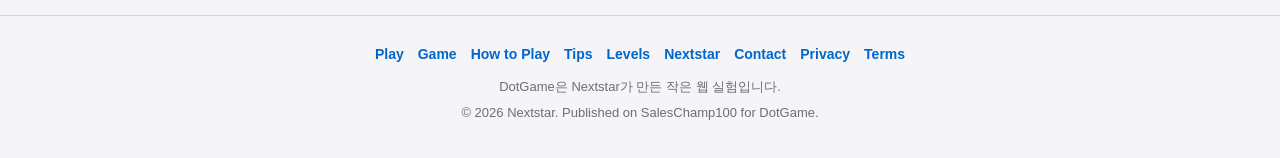
<file: games/circle-dot-link/index.html>
<!DOCTYPE html>
<html lang="ko">
<head>
<meta charset="UTF-8">
<meta name="viewport" content="width=device-width, initial-scale=1.0">
<link rel="icon" href="/favicon.ico" sizes="any">
<link rel="icon" type="image/png" sizes="32x32" href="/favicon-32x32.png">
<link rel="apple-touch-icon" sizes="180x180" href="/apple-touch-icon.png">
<link rel="manifest" href="/site.webmanifest">
<meta name="theme-color" content="#f5f5f7">
<title>Circle Dot Link - 원형 점 연결 퍼즐 규칙과 플레이 가이드 | DotGame</title>
<meta name="description" content="Circle Dot Link는 같은 색 점을 원 안에서 선으로 연결하는 무료 웹 퍼즐입니다. 규칙, 난이도 포인트, 원형 보드의 특징과 추천 플레이 방법을 확인해보세요.">
<link rel="canonical" href="https://dotgame.saleschamp100.com/games/circle-dot-link/">
<meta property="og:locale" content="ko_KR">
<meta property="og:title" content="Circle Dot Link - 원형 점 연결 퍼즐">
<meta property="og:description" content="같은 색 점을 원 안에서 겹치지 않게 연결하는 무료 웹 퍼즐.">
<meta property="og:type" content="article">
<meta property="og:url" content="https://dotgame.saleschamp100.com/games/circle-dot-link/">
<meta property="og:image" content="https://dotgame.saleschamp100.com/og-image.png">
<meta name="twitter:card" content="summary_large_image">
<meta name="twitter:image" content="https://dotgame.saleschamp100.com/og-image.png">
<link rel="stylesheet" href="/assets/site.css">
<script async src="https://pagead2.googlesyndication.com/pagead/js/adsbygoogle.js?client=ca-pub-5327283680474427" crossorigin="anonymous"></script>
<script type="application/ld+json">{"@context":"https://schema.org","@type":"WebPage","name":"Circle Dot Link","url":"https://dotgame.saleschamp100.com/games/circle-dot-link/","inLanguage":"ko-KR","isPartOf":{"@type":"WebSite","name":"DotGame","url":"https://dotgame.saleschamp100.com/"}}</script>
</head>
<body>
<header class="site-header"><nav class="nav" aria-label="주요 메뉴"><a class="brand-lockup" href="/" aria-label="DotGame by Nextstar"><span class="brand">DotGame</span><span class="brand-maker">by Nextstar</span></a><div class="nav-links"><a href="/#play">플레이</a><a href="/games/circle-dot-link/">소개</a><a href="/games/circle-dot-link/how-to-play/">게임 방법</a><a href="/games/circle-dot-link/tips/">공략</a><a href="/games/circle-dot-link/levels/">레벨</a></div><a class="nav-cta" href="/#contact">상담 문의</a></nav></header>
<main class="page">
  <section class="hero-copy"><p class="eyebrow">게임 소개</p><h1>Circle Dot Link는 원 안에서 같은 색 점을 잇는 경로 계획 퍼즐입니다.</h1><p class="lead">쉬워 보이는 선 하나가 다음 경로를 막을 수 있습니다. 그래서 빠른 손놀림보다 공간을 읽고 순서를 정하는 판단이 더 중요합니다.</p></section>
  <article class="content-card">
    <p>Circle Dot Link는 같은 색 점끼리 선을 이어 하나의 경로를 완성하는 원형 점 연결 퍼즐입니다. 선은 반드시 원 안에 머물러야 하며, 이미 그린 선과 교차하거나 연결 대상이 아닌 다른 점을 지나가면 실패합니다. 규칙은 짧지만, 한 번의 선택이 나머지 경로 전체에 영향을 주기 때문에 실제 플레이는 생각보다 치밀합니다.</p>
    <h2>왜 어려울까요?</h2>
    <p>가까운 점이 반드시 먼저 연결할 대상은 아닙니다. 짧은 연결 하나가 중앙 통로를 막거나, 바깥 원을 돌아야 할 긴 경로의 자리를 빼앗을 수 있습니다. 점 연결 퍼즐은 개별 선을 푸는 게임이 아니라 제한된 공간을 여러 경로가 함께 나눠 쓰는 퍼즐에 가깝습니다.</p>
    <h2>원형 보드의 차이</h2>
    <p>사각형 보드에서는 모서리와 직선 감각이 강하지만, 원형 보드에서는 가장자리와 중심의 거리 감각이 다르게 보입니다. 바깥쪽은 넓어 보여도 실제로는 제한된 통로이고, 중앙은 짧아 보여도 여러 선이 충돌하기 쉬운 구간입니다.</p>
    <h2>추천 플레이 방식</h2>
    <p>먼저 가장 긴 경로 후보와 가장 막히기 쉬운 경로를 살펴보세요. “이 선이 지나가면 다른 색은 어디로 가야 하지?”를 한 번 더 생각하면 실수를 줄일 수 있습니다. 실패했을 때는 바깥쪽 경로와 중앙 경로의 역할이 뒤바뀌지 않았는지 확인하는 것이 좋습니다.</p>
    <div class="link-grid"><a class="button-link primary" href="/#play">Circle Dot Link 플레이하기</a><a href="/games/circle-dot-link/how-to-play/">하는 법 보기</a><a href="/games/circle-dot-link/tips/">공략 팁 읽기</a><a href="/games/circle-dot-link/levels/">레벨 힌트 보기</a></div>
    <h2>참고 자료</h2><ul class="source-list"><li><a href="https://logicpuzzles.ca/games/color-links/">Color Links rules & strategy</a></li><li><a href="https://developers.google.com/search/docs/fundamentals/creating-helpful-content?hl=ko">Google Search Central 사용자 중심 콘텐츠 가이드</a></li></ul>
  </article>
  <section class="ad-area" aria-label="하단 광고"><p class="ad-label">Advertisement</p><div class="ad-slot"><ins class="adsbygoogle" style="display:block" data-ad-client="ca-pub-5327283680474427" data-ad-slot="3864050978" data-ad-format="horizontal" data-full-width-responsive="false"></ins></div></section>
</main>
<footer class="site-footer"><div class="footer-links"><a href="/#play">Play</a><a href="/games/circle-dot-link/">Game</a><a href="/games/circle-dot-link/how-to-play/">How to Play</a><a href="/games/circle-dot-link/tips/">Tips</a><a href="/games/circle-dot-link/levels/">Levels</a><a href="/about/">Nextstar</a><a href="/contact/">Contact</a><a href="/privacy/">Privacy</a><a href="/terms/">Terms</a></div><div class="footer-note">DotGame은 Nextstar가 만든 작은 웹 실험입니다.</div><div class="footer-note">© 2026 Nextstar. Published on SalesChamp100 for DotGame.</div></footer>
<script>try{(adsbygoogle=window.adsbygoogle||[]).push({});}catch(e){}</script>
</body>
</html>
</file>
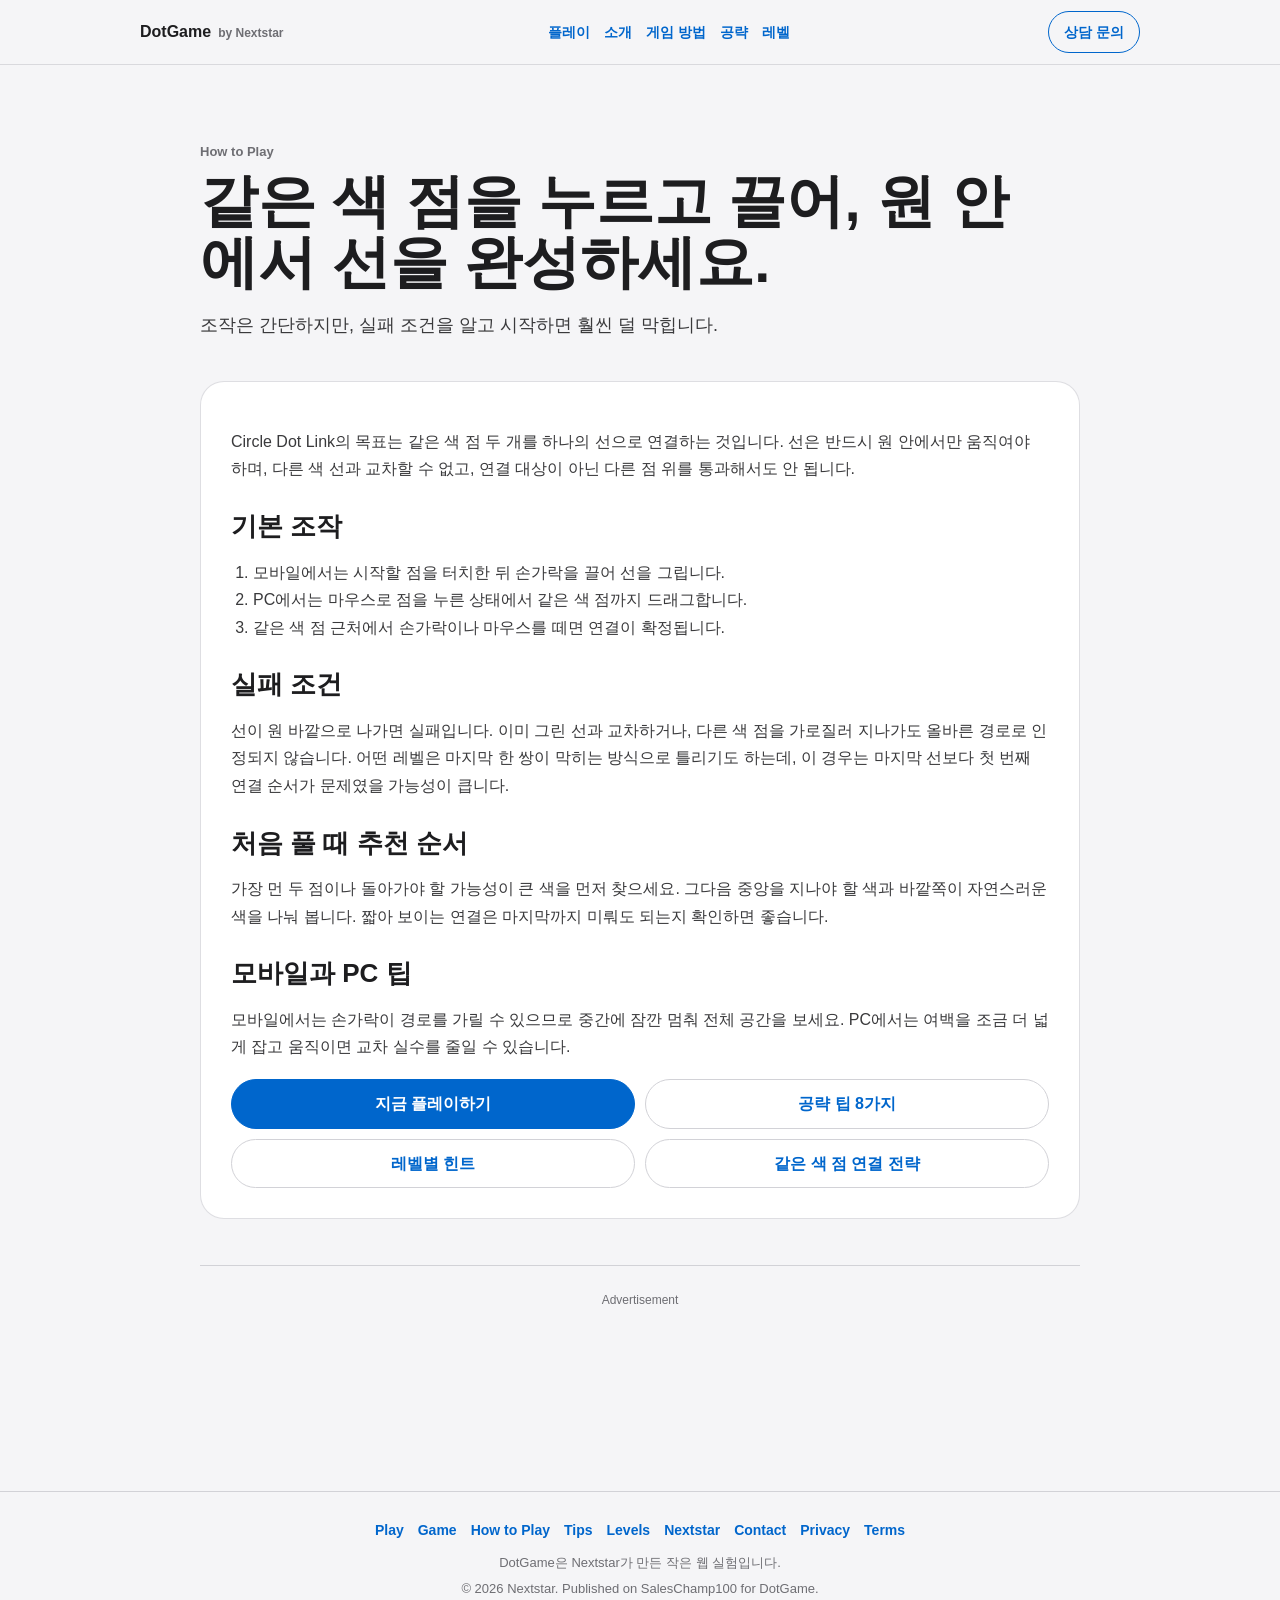
<file: games/circle-dot-link/how-to-play/index.html>
<!DOCTYPE html>
<html lang="ko">
<head>
<meta charset="UTF-8">
<meta name="viewport" content="width=device-width, initial-scale=1.0">
<link rel="icon" href="/favicon.ico" sizes="any">
<link rel="icon" type="image/png" sizes="32x32" href="/favicon-32x32.png">
<link rel="apple-touch-icon" sizes="180x180" href="/apple-touch-icon.png">
<link rel="manifest" href="/site.webmanifest">
<meta name="theme-color" content="#f5f5f7">
<title>Circle Dot Link 하는 법 - 초보자용 조작법과 규칙 설명 | DotGame</title>
<meta name="description" content="Circle Dot Link 초보자를 위한 플레이 방법 안내입니다. 조작법, 규칙, 실패 조건, 모바일과 마우스 팁, 처음 풀 때 추천 순서를 정리했습니다.">
<link rel="canonical" href="https://dotgame.saleschamp100.com/games/circle-dot-link/how-to-play/">
<meta property="og:locale" content="ko_KR"><meta property="og:title" content="Circle Dot Link 하는 법"><meta property="og:description" content="초보자를 위한 조작법과 실패 조건 정리."><meta property="og:type" content="article"><meta property="og:url" content="https://dotgame.saleschamp100.com/games/circle-dot-link/how-to-play/"><meta property="og:image" content="https://dotgame.saleschamp100.com/og-image.png"><meta name="twitter:card" content="summary_large_image"><meta name="twitter:image" content="https://dotgame.saleschamp100.com/og-image.png">
<link rel="stylesheet" href="/assets/site.css">
<script async src="https://pagead2.googlesyndication.com/pagead/js/adsbygoogle.js?client=ca-pub-5327283680474427" crossorigin="anonymous"></script>
</head>
<body>
<header class="site-header"><nav class="nav" aria-label="주요 메뉴"><a class="brand-lockup" href="/" aria-label="DotGame by Nextstar"><span class="brand">DotGame</span><span class="brand-maker">by Nextstar</span></a><div class="nav-links"><a href="/#play">플레이</a><a href="/games/circle-dot-link/">소개</a><a href="/games/circle-dot-link/how-to-play/">게임 방법</a><a href="/games/circle-dot-link/tips/">공략</a><a href="/games/circle-dot-link/levels/">레벨</a></div><a class="nav-cta" href="/#contact">상담 문의</a></nav></header>
<main class="page"><section class="hero-copy"><p class="eyebrow">How to Play</p><h1>같은 색 점을 누르고 끌어, 원 안에서 선을 완성하세요.</h1><p class="lead">조작은 간단하지만, 실패 조건을 알고 시작하면 훨씬 덜 막힙니다.</p></section>
<article class="content-card">
<p>Circle Dot Link의 목표는 같은 색 점 두 개를 하나의 선으로 연결하는 것입니다. 선은 반드시 원 안에서만 움직여야 하며, 다른 색 선과 교차할 수 없고, 연결 대상이 아닌 다른 점 위를 통과해서도 안 됩니다.</p>
<h2>기본 조작</h2><ol><li>모바일에서는 시작할 점을 터치한 뒤 손가락을 끌어 선을 그립니다.</li><li>PC에서는 마우스로 점을 누른 상태에서 같은 색 점까지 드래그합니다.</li><li>같은 색 점 근처에서 손가락이나 마우스를 떼면 연결이 확정됩니다.</li></ol>
<h2>실패 조건</h2><p>선이 원 바깥으로 나가면 실패입니다. 이미 그린 선과 교차하거나, 다른 색 점을 가로질러 지나가도 올바른 경로로 인정되지 않습니다. 어떤 레벨은 마지막 한 쌍이 막히는 방식으로 틀리기도 하는데, 이 경우는 마지막 선보다 첫 번째 연결 순서가 문제였을 가능성이 큽니다.</p>
<h2>처음 풀 때 추천 순서</h2><p>가장 먼 두 점이나 돌아가야 할 가능성이 큰 색을 먼저 찾으세요. 그다음 중앙을 지나야 할 색과 바깥쪽이 자연스러운 색을 나눠 봅니다. 짧아 보이는 연결은 마지막까지 미뤄도 되는지 확인하면 좋습니다.</p>
<h2>모바일과 PC 팁</h2><p>모바일에서는 손가락이 경로를 가릴 수 있으므로 중간에 잠깐 멈춰 전체 공간을 보세요. PC에서는 여백을 조금 더 넓게 잡고 움직이면 교차 실수를 줄일 수 있습니다.</p>
<div class="link-grid"><a class="button-link primary" href="/#play">지금 플레이하기</a><a href="/games/circle-dot-link/tips/">공략 팁 8가지</a><a href="/games/circle-dot-link/levels/">레벨별 힌트</a><a href="/blog/connect-same-color-dots-strategy/">같은 색 점 연결 전략</a></div>
</article><section class="ad-area" aria-label="하단 광고"><p class="ad-label">Advertisement</p><div class="ad-slot"><ins class="adsbygoogle" style="display:block" data-ad-client="ca-pub-5327283680474427" data-ad-slot="3864050978" data-ad-format="horizontal" data-full-width-responsive="false"></ins></div></section></main>
<footer class="site-footer"><div class="footer-links"><a href="/#play">Play</a><a href="/games/circle-dot-link/">Game</a><a href="/games/circle-dot-link/how-to-play/">How to Play</a><a href="/games/circle-dot-link/tips/">Tips</a><a href="/games/circle-dot-link/levels/">Levels</a><a href="/about/">Nextstar</a><a href="/contact/">Contact</a><a href="/privacy/">Privacy</a><a href="/terms/">Terms</a></div><div class="footer-note">DotGame은 Nextstar가 만든 작은 웹 실험입니다.</div><div class="footer-note">© 2026 Nextstar. Published on SalesChamp100 for DotGame.</div></footer><script>try{(adsbygoogle=window.adsbygoogle||[]).push({});}catch(e){}</script>
</body></html>
</file>
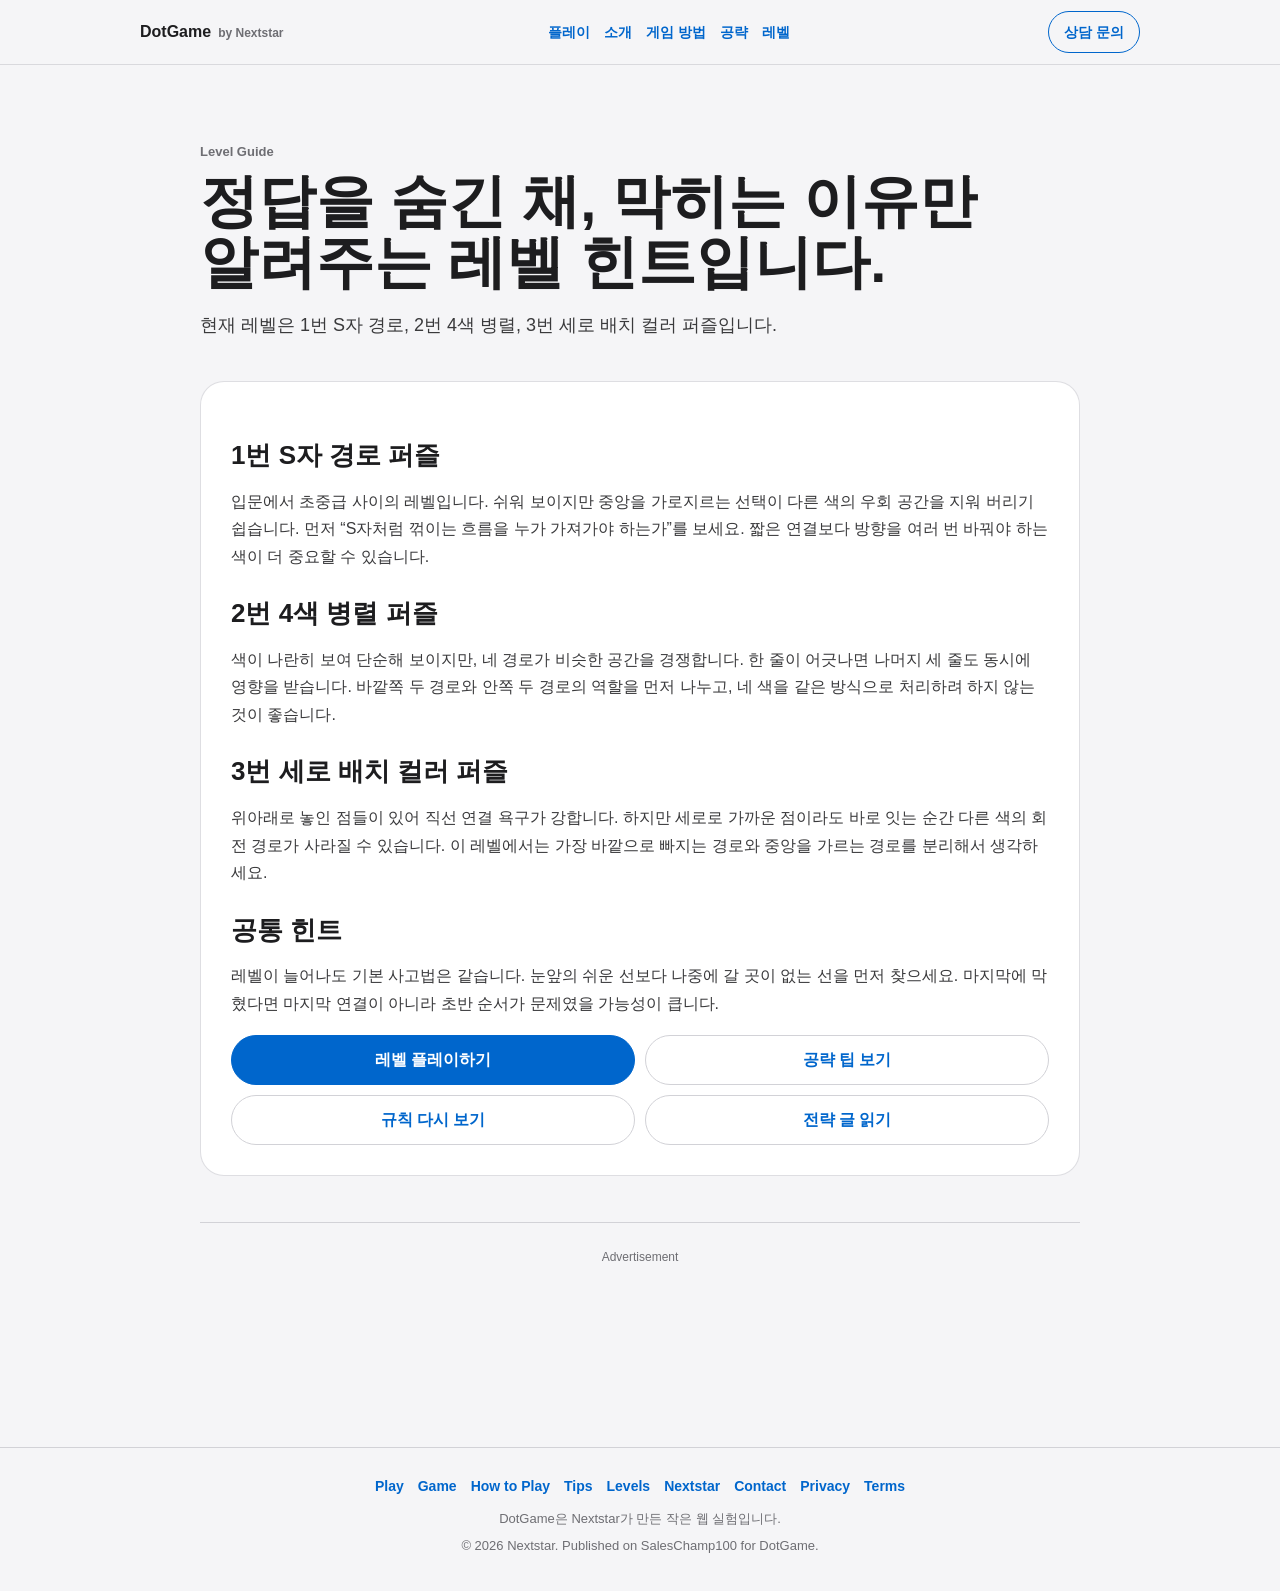
<file: games/circle-dot-link/levels/index.html>
<!DOCTYPE html>
<html lang="ko"><head><meta charset="UTF-8">
<meta name="viewport" content="width=device-width, initial-scale=1.0"><link rel="icon" href="/favicon.ico" sizes="any">
<link rel="icon" type="image/png" sizes="32x32" href="/favicon-32x32.png">
<link rel="apple-touch-icon" sizes="180x180" href="/apple-touch-icon.png">
<link rel="manifest" href="/site.webmanifest">
<meta name="theme-color" content="#f5f5f7"><title>Circle Dot Link 레벨 가이드 - 1번부터 3번까지 힌트 모음 | DotGame</title><meta name="description" content="Circle Dot Link 1번, 2번, 3번 레벨의 난이도와 헷갈리는 이유를 정리한 힌트 페이지입니다. 정답 공개 없이 접근 순서와 생각 포인트를 안내합니다."><link rel="canonical" href="https://dotgame.saleschamp100.com/games/circle-dot-link/levels/"><meta property="og:locale" content="ko_KR"><meta property="og:title" content="Circle Dot Link 레벨 가이드"><meta property="og:description" content="1번부터 3번까지 정답 없는 힌트 모음."><meta property="og:type" content="article"><meta property="og:url" content="https://dotgame.saleschamp100.com/games/circle-dot-link/levels/"><meta property="og:image" content="https://dotgame.saleschamp100.com/og-image.png"><meta name="twitter:card" content="summary_large_image"><meta name="twitter:image" content="https://dotgame.saleschamp100.com/og-image.png"><link rel="stylesheet" href="/assets/site.css"><script async src="https://pagead2.googlesyndication.com/pagead/js/adsbygoogle.js?client=ca-pub-5327283680474427" crossorigin="anonymous"></script></head>
<body><header class="site-header"><nav class="nav" aria-label="주요 메뉴"><a class="brand-lockup" href="/" aria-label="DotGame by Nextstar"><span class="brand">DotGame</span><span class="brand-maker">by Nextstar</span></a><div class="nav-links"><a href="/#play">플레이</a><a href="/games/circle-dot-link/">소개</a><a href="/games/circle-dot-link/how-to-play/">게임 방법</a><a href="/games/circle-dot-link/tips/">공략</a><a href="/games/circle-dot-link/levels/">레벨</a></div><a class="nav-cta" href="/#contact">상담 문의</a></nav></header>
<main class="page"><section class="hero-copy"><p class="eyebrow">Level Guide</p><h1>정답을 숨긴 채, 막히는 이유만 알려주는 레벨 힌트입니다.</h1><p class="lead">현재 레벨은 1번 S자 경로, 2번 4색 병렬, 3번 세로 배치 컬러 퍼즐입니다.</p></section><article class="content-card">
<h2>1번 S자 경로 퍼즐</h2><p>입문에서 초중급 사이의 레벨입니다. 쉬워 보이지만 중앙을 가로지르는 선택이 다른 색의 우회 공간을 지워 버리기 쉽습니다. 먼저 “S자처럼 꺾이는 흐름을 누가 가져가야 하는가”를 보세요. 짧은 연결보다 방향을 여러 번 바꿔야 하는 색이 더 중요할 수 있습니다.</p>
<h2>2번 4색 병렬 퍼즐</h2><p>색이 나란히 보여 단순해 보이지만, 네 경로가 비슷한 공간을 경쟁합니다. 한 줄이 어긋나면 나머지 세 줄도 동시에 영향을 받습니다. 바깥쪽 두 경로와 안쪽 두 경로의 역할을 먼저 나누고, 네 색을 같은 방식으로 처리하려 하지 않는 것이 좋습니다.</p>
<h2>3번 세로 배치 컬러 퍼즐</h2><p>위아래로 놓인 점들이 있어 직선 연결 욕구가 강합니다. 하지만 세로로 가까운 점이라도 바로 잇는 순간 다른 색의 회전 경로가 사라질 수 있습니다. 이 레벨에서는 가장 바깥으로 빠지는 경로와 중앙을 가르는 경로를 분리해서 생각하세요.</p>
<h2>공통 힌트</h2><p>레벨이 늘어나도 기본 사고법은 같습니다. 눈앞의 쉬운 선보다 나중에 갈 곳이 없는 선을 먼저 찾으세요. 마지막에 막혔다면 마지막 연결이 아니라 초반 순서가 문제였을 가능성이 큽니다.</p>
<div class="link-grid"><a class="button-link primary" href="/#play">레벨 플레이하기</a><a href="/games/circle-dot-link/tips/">공략 팁 보기</a><a href="/games/circle-dot-link/how-to-play/">규칙 다시 보기</a><a href="/blog/connect-same-color-dots-strategy/">전략 글 읽기</a></div>
</article><section class="ad-area" aria-label="하단 광고"><p class="ad-label">Advertisement</p><div class="ad-slot"><ins class="adsbygoogle" style="display:block" data-ad-client="ca-pub-5327283680474427" data-ad-slot="3864050978" data-ad-format="horizontal" data-full-width-responsive="false"></ins></div></section></main>
<footer class="site-footer"><div class="footer-links"><a href="/#play">Play</a><a href="/games/circle-dot-link/">Game</a><a href="/games/circle-dot-link/how-to-play/">How to Play</a><a href="/games/circle-dot-link/tips/">Tips</a><a href="/games/circle-dot-link/levels/">Levels</a><a href="/about/">Nextstar</a><a href="/contact/">Contact</a><a href="/privacy/">Privacy</a><a href="/terms/">Terms</a></div><div class="footer-note">DotGame은 Nextstar가 만든 작은 웹 실험입니다.</div><div class="footer-note">© 2026 Nextstar. Published on SalesChamp100 for DotGame.</div></footer><script>try{(adsbygoogle=window.adsbygoogle||[]).push({});}catch(e){}</script></body></html>
</file>
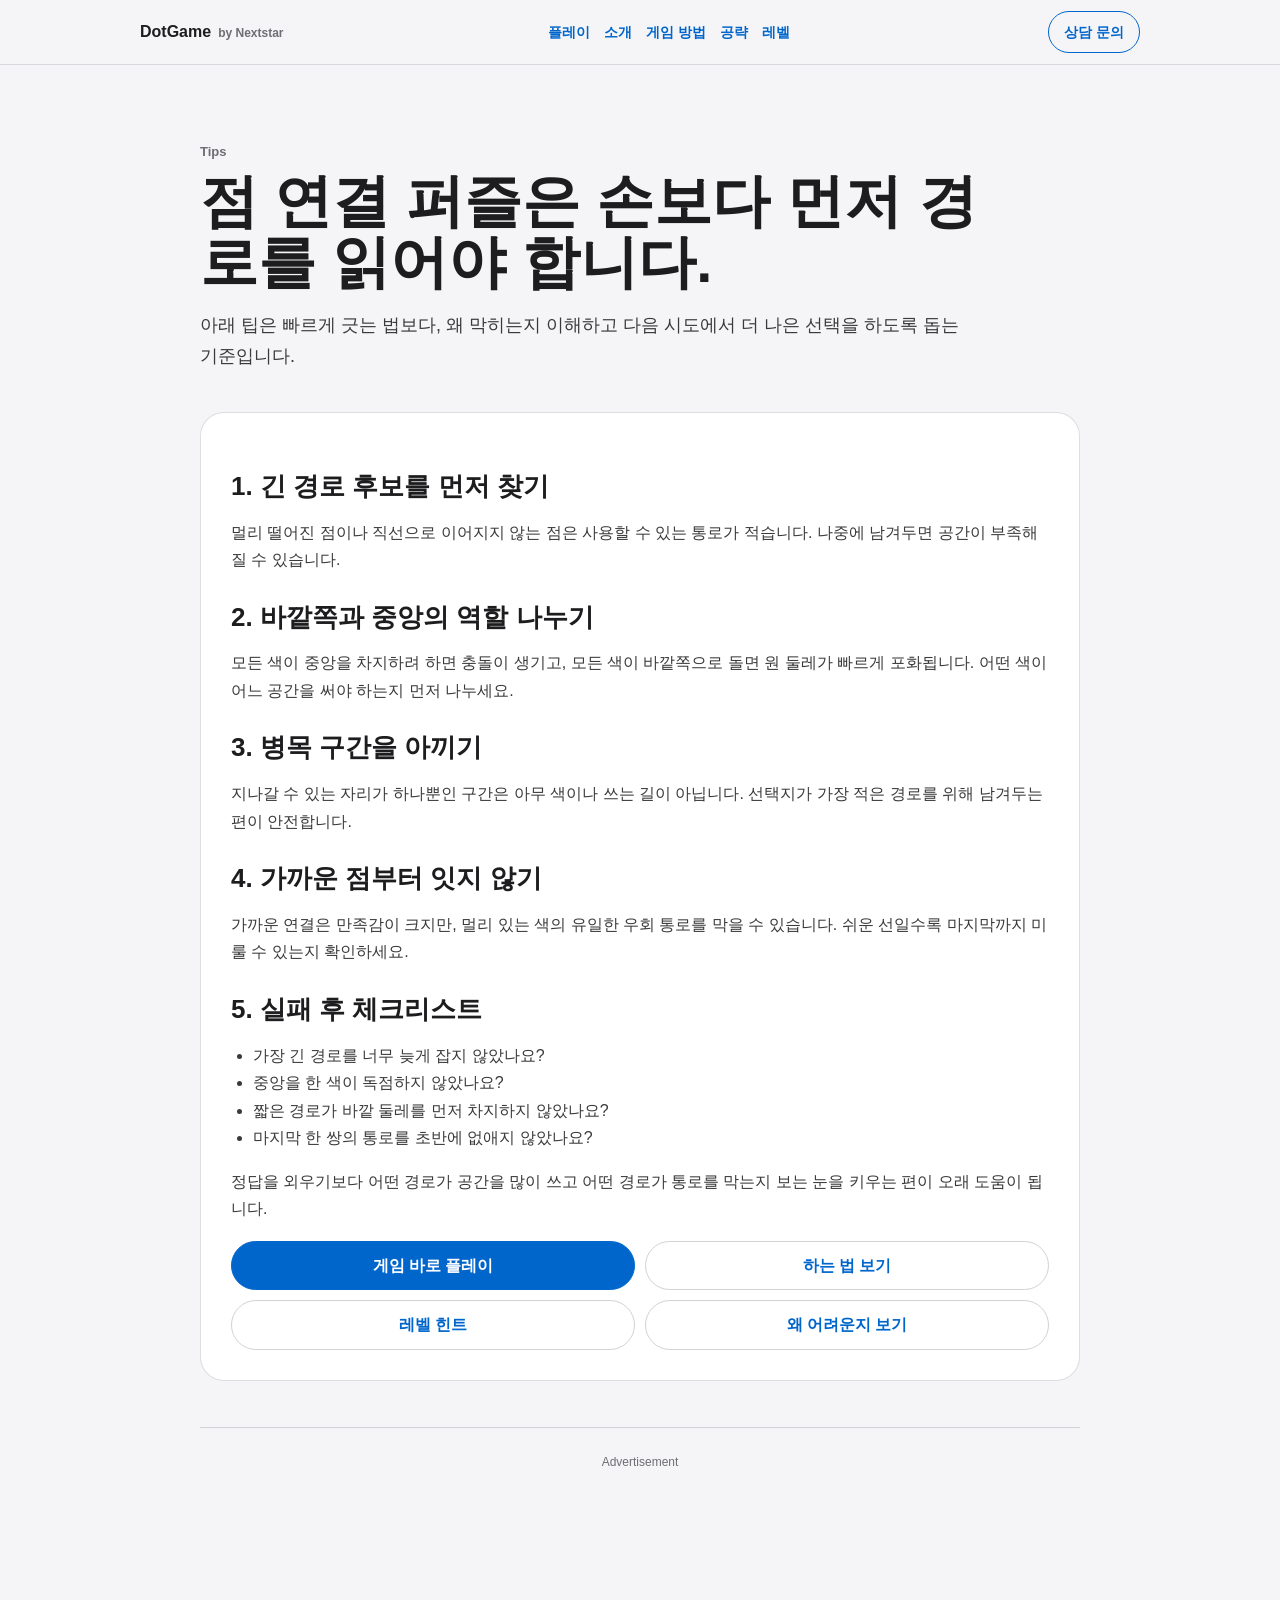
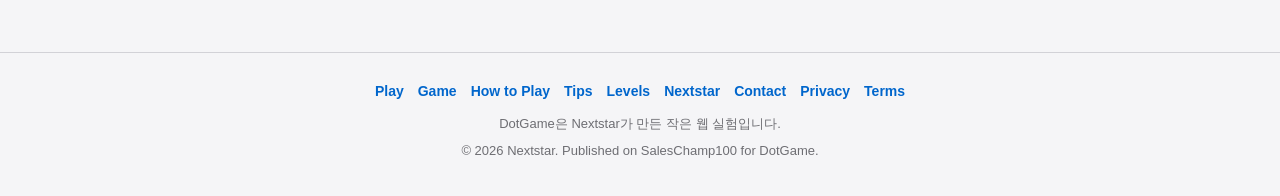
<file: games/circle-dot-link/tips/index.html>
<!DOCTYPE html>
<html lang="ko"><head><meta charset="UTF-8">
<meta name="viewport" content="width=device-width, initial-scale=1.0"><link rel="icon" href="/favicon.ico" sizes="any">
<link rel="icon" type="image/png" sizes="32x32" href="/favicon-32x32.png">
<link rel="apple-touch-icon" sizes="180x180" href="/apple-touch-icon.png">
<link rel="manifest" href="/site.webmanifest">
<meta name="theme-color" content="#f5f5f7"><title>Circle Dot Link 공략 - 점 연결 퍼즐 팁 8가지 | DotGame</title><meta name="description" content="점 연결 퍼즐을 더 잘 풀기 위한 Circle Dot Link 공략 모음입니다. 긴 경로 우선 판단, 중앙과 바깥쪽 분리, 실패 체크리스트를 정리했습니다."><link rel="canonical" href="https://dotgame.saleschamp100.com/games/circle-dot-link/tips/"><meta property="og:locale" content="ko_KR"><meta property="og:title" content="Circle Dot Link 공략 팁 8가지"><meta property="og:description" content="긴 경로, 병목 구간, 중앙과 바깥 경로를 읽는 법."><meta property="og:type" content="article"><meta property="og:url" content="https://dotgame.saleschamp100.com/games/circle-dot-link/tips/"><meta property="og:image" content="https://dotgame.saleschamp100.com/og-image.png"><meta name="twitter:card" content="summary_large_image"><meta name="twitter:image" content="https://dotgame.saleschamp100.com/og-image.png"><link rel="stylesheet" href="/assets/site.css"><script async src="https://pagead2.googlesyndication.com/pagead/js/adsbygoogle.js?client=ca-pub-5327283680474427" crossorigin="anonymous"></script></head>
<body><header class="site-header"><nav class="nav" aria-label="주요 메뉴"><a class="brand-lockup" href="/" aria-label="DotGame by Nextstar"><span class="brand">DotGame</span><span class="brand-maker">by Nextstar</span></a><div class="nav-links"><a href="/#play">플레이</a><a href="/games/circle-dot-link/">소개</a><a href="/games/circle-dot-link/how-to-play/">게임 방법</a><a href="/games/circle-dot-link/tips/">공략</a><a href="/games/circle-dot-link/levels/">레벨</a></div><a class="nav-cta" href="/#contact">상담 문의</a></nav></header>
<main class="page"><section class="hero-copy"><p class="eyebrow">Tips</p><h1>점 연결 퍼즐은 손보다 먼저 경로를 읽어야 합니다.</h1><p class="lead">아래 팁은 빠르게 긋는 법보다, 왜 막히는지 이해하고 다음 시도에서 더 나은 선택을 하도록 돕는 기준입니다.</p></section><article class="content-card">
<h2>1. 긴 경로 후보를 먼저 찾기</h2><p>멀리 떨어진 점이나 직선으로 이어지지 않는 점은 사용할 수 있는 통로가 적습니다. 나중에 남겨두면 공간이 부족해질 수 있습니다.</p>
<h2>2. 바깥쪽과 중앙의 역할 나누기</h2><p>모든 색이 중앙을 차지하려 하면 충돌이 생기고, 모든 색이 바깥쪽으로 돌면 원 둘레가 빠르게 포화됩니다. 어떤 색이 어느 공간을 써야 하는지 먼저 나누세요.</p>
<h2>3. 병목 구간을 아끼기</h2><p>지나갈 수 있는 자리가 하나뿐인 구간은 아무 색이나 쓰는 길이 아닙니다. 선택지가 가장 적은 경로를 위해 남겨두는 편이 안전합니다.</p>
<h2>4. 가까운 점부터 잇지 않기</h2><p>가까운 연결은 만족감이 크지만, 멀리 있는 색의 유일한 우회 통로를 막을 수 있습니다. 쉬운 선일수록 마지막까지 미룰 수 있는지 확인하세요.</p>
<h2>5. 실패 후 체크리스트</h2><ul><li>가장 긴 경로를 너무 늦게 잡지 않았나요?</li><li>중앙을 한 색이 독점하지 않았나요?</li><li>짧은 경로가 바깥 둘레를 먼저 차지하지 않았나요?</li><li>마지막 한 쌍의 통로를 초반에 없애지 않았나요?</li></ul>
<p>정답을 외우기보다 어떤 경로가 공간을 많이 쓰고 어떤 경로가 통로를 막는지 보는 눈을 키우는 편이 오래 도움이 됩니다.</p>
<div class="link-grid"><a class="button-link primary" href="/#play">게임 바로 플레이</a><a href="/games/circle-dot-link/how-to-play/">하는 법 보기</a><a href="/games/circle-dot-link/levels/">레벨 힌트</a><a href="/blog/why-circle-dot-puzzles-are-hard/">왜 어려운지 보기</a></div>
</article><section class="ad-area" aria-label="하단 광고"><p class="ad-label">Advertisement</p><div class="ad-slot"><ins class="adsbygoogle" style="display:block" data-ad-client="ca-pub-5327283680474427" data-ad-slot="3864050978" data-ad-format="horizontal" data-full-width-responsive="false"></ins></div></section></main>
<footer class="site-footer"><div class="footer-links"><a href="/#play">Play</a><a href="/games/circle-dot-link/">Game</a><a href="/games/circle-dot-link/how-to-play/">How to Play</a><a href="/games/circle-dot-link/tips/">Tips</a><a href="/games/circle-dot-link/levels/">Levels</a><a href="/about/">Nextstar</a><a href="/contact/">Contact</a><a href="/privacy/">Privacy</a><a href="/terms/">Terms</a></div><div class="footer-note">DotGame은 Nextstar가 만든 작은 웹 실험입니다.</div><div class="footer-note">© 2026 Nextstar. Published on SalesChamp100 for DotGame.</div></footer><script>try{(adsbygoogle=window.adsbygoogle||[]).push({});}catch(e){}</script></body></html>
</file>
<file: assets/site.css>
* { box-sizing: border-box; }

:root {
  --blue: #0066cc;
  --ink: #1d1d1f;
  --muted: #6e6e73;
  --canvas: #f5f5f7;
  --surface: #fff;
  --hairline: #d2d2d7;
}

html { scroll-behavior: smooth; }

body {
  margin: 0;
  background: var(--canvas);
  color: var(--ink);
  font-family: -apple-system, BlinkMacSystemFont, "SF Pro Display", "Segoe UI", sans-serif;
  line-height: 1.72;
}

a { color: var(--blue); text-decoration: none; }
a:hover { text-decoration: underline; }

.site-header {
  position: sticky;
  top: 0;
  z-index: 20;
  border-bottom: 1px solid rgba(210, 210, 215, 0.82);
  background: rgba(245, 245, 247, 0.86);
  backdrop-filter: blur(18px);
}

.nav {
  width: min(100%, 1040px);
  height: 64px;
  margin: 0 auto;
  padding: 0 20px;
  display: flex;
  align-items: center;
  justify-content: space-between;
  gap: 20px;
}

.brand {
  color: var(--ink);
  font-weight: 800;
}

.brand-lockup {
  min-width: 150px;
  display: inline-flex;
  align-items: baseline;
  gap: 7px;
  color: var(--ink);
}

.brand-lockup:hover,
.nav-cta:hover {
  text-decoration: none;
}

.brand-maker {
  color: var(--muted);
  font-size: 12px;
  font-weight: 650;
}

.nav-links,
.footer-links {
  display: flex;
  flex-wrap: wrap;
  align-items: center;
  gap: 14px;
  font-size: 14px;
  font-weight: 650;
}

.nav-links {
  flex: 1;
  justify-content: center;
}

.nav-cta {
  min-width: 92px;
  min-height: 36px;
  display: inline-flex;
  align-items: center;
  justify-content: center;
  padding: 8px 14px;
  border: 1px solid var(--blue);
  border-radius: 999px;
  color: var(--blue);
  font-size: 14px;
  font-weight: 750;
  white-space: nowrap;
}

.nav-cta:hover {
  background: var(--blue);
  color: #fff;
}

.page {
  width: min(100%, 920px);
  margin: 0 auto;
  padding: 42px 20px 72px;
}

.hero-copy {
  padding: 34px 0 18px;
}

.eyebrow {
  margin: 0 0 8px;
  color: var(--muted);
  font-size: 13px;
  font-weight: 700;
}

h1 {
  max-width: 820px;
  margin: 0;
  font-size: clamp(34px, 5vw, 58px);
  line-height: 1.04;
  letter-spacing: 0;
}

.lead {
  max-width: 760px;
  margin: 18px 0 0;
  color: #3a3a3c;
  font-size: 18px;
}

.content-card {
  margin-top: 22px;
  padding: 30px;
  border: 1px solid rgba(210, 210, 215, 0.72);
  border-radius: 24px;
  background: var(--surface);
}

h2 {
  margin: 28px 0 10px;
  font-size: 26px;
  line-height: 1.22;
}

h3 {
  margin: 22px 0 8px;
  font-size: 20px;
  line-height: 1.25;
}

p, li { color: #3a3a3c; }

ul, ol {
  padding-left: 22px;
}

.link-grid {
  display: grid;
  grid-template-columns: repeat(2, minmax(0, 1fr));
  gap: 10px;
  margin-top: 18px;
}

.link-grid a,
.button-link {
  min-height: 44px;
  display: inline-flex;
  align-items: center;
  justify-content: center;
  padding: 10px 14px;
  border: 1px solid var(--hairline);
  border-radius: 999px;
  background: #fff;
  font-weight: 700;
}

.button-link.primary {
  border-color: var(--blue);
  background: var(--blue);
  color: #fff;
}

.source-list {
  font-size: 14px;
}

.ad-area {
  margin-top: 46px;
  padding-top: 24px;
  border-top: 1px solid var(--hairline);
}

.ad-label {
  margin: 0 0 8px;
  color: var(--muted);
  font-size: 12px;
  text-align: center;
}

.ad-slot {
  width: min(100%, 728px);
  min-height: 100px;
  margin: 0 auto;
  display: flex;
  align-items: center;
  justify-content: center;
  overflow: hidden;
}

.ad-slot .adsbygoogle {
  display: block;
  width: 728px;
  max-width: 100%;
  min-height: 90px;
}

.site-footer {
  border-top: 1px solid var(--hairline);
  padding: 26px 20px 34px;
  color: var(--muted);
  text-align: center;
  font-size: 13px;
}

.footer-links {
  justify-content: center;
  margin-bottom: 10px;
}

.footer-note {
  margin: 4px 0 0;
}

@media (max-width: 640px) {
  .nav {
    height: auto;
    padding: 14px;
    align-items: stretch;
    flex-direction: column;
    gap: 8px;
  }

  .brand-lockup,
  .nav-cta {
    min-width: 0;
  }

  .nav-links {
    justify-content: flex-start;
    overflow-x: auto;
    padding-bottom: 2px;
  }

  .nav-cta {
    width: fit-content;
  }

  .page { padding-top: 24px; }
  .content-card { padding: 22px; border-radius: 20px; }
  .link-grid { grid-template-columns: 1fr; }
  .ad-slot, .ad-slot .adsbygoogle { width: 320px; min-height: 100px; }
}
</file>
